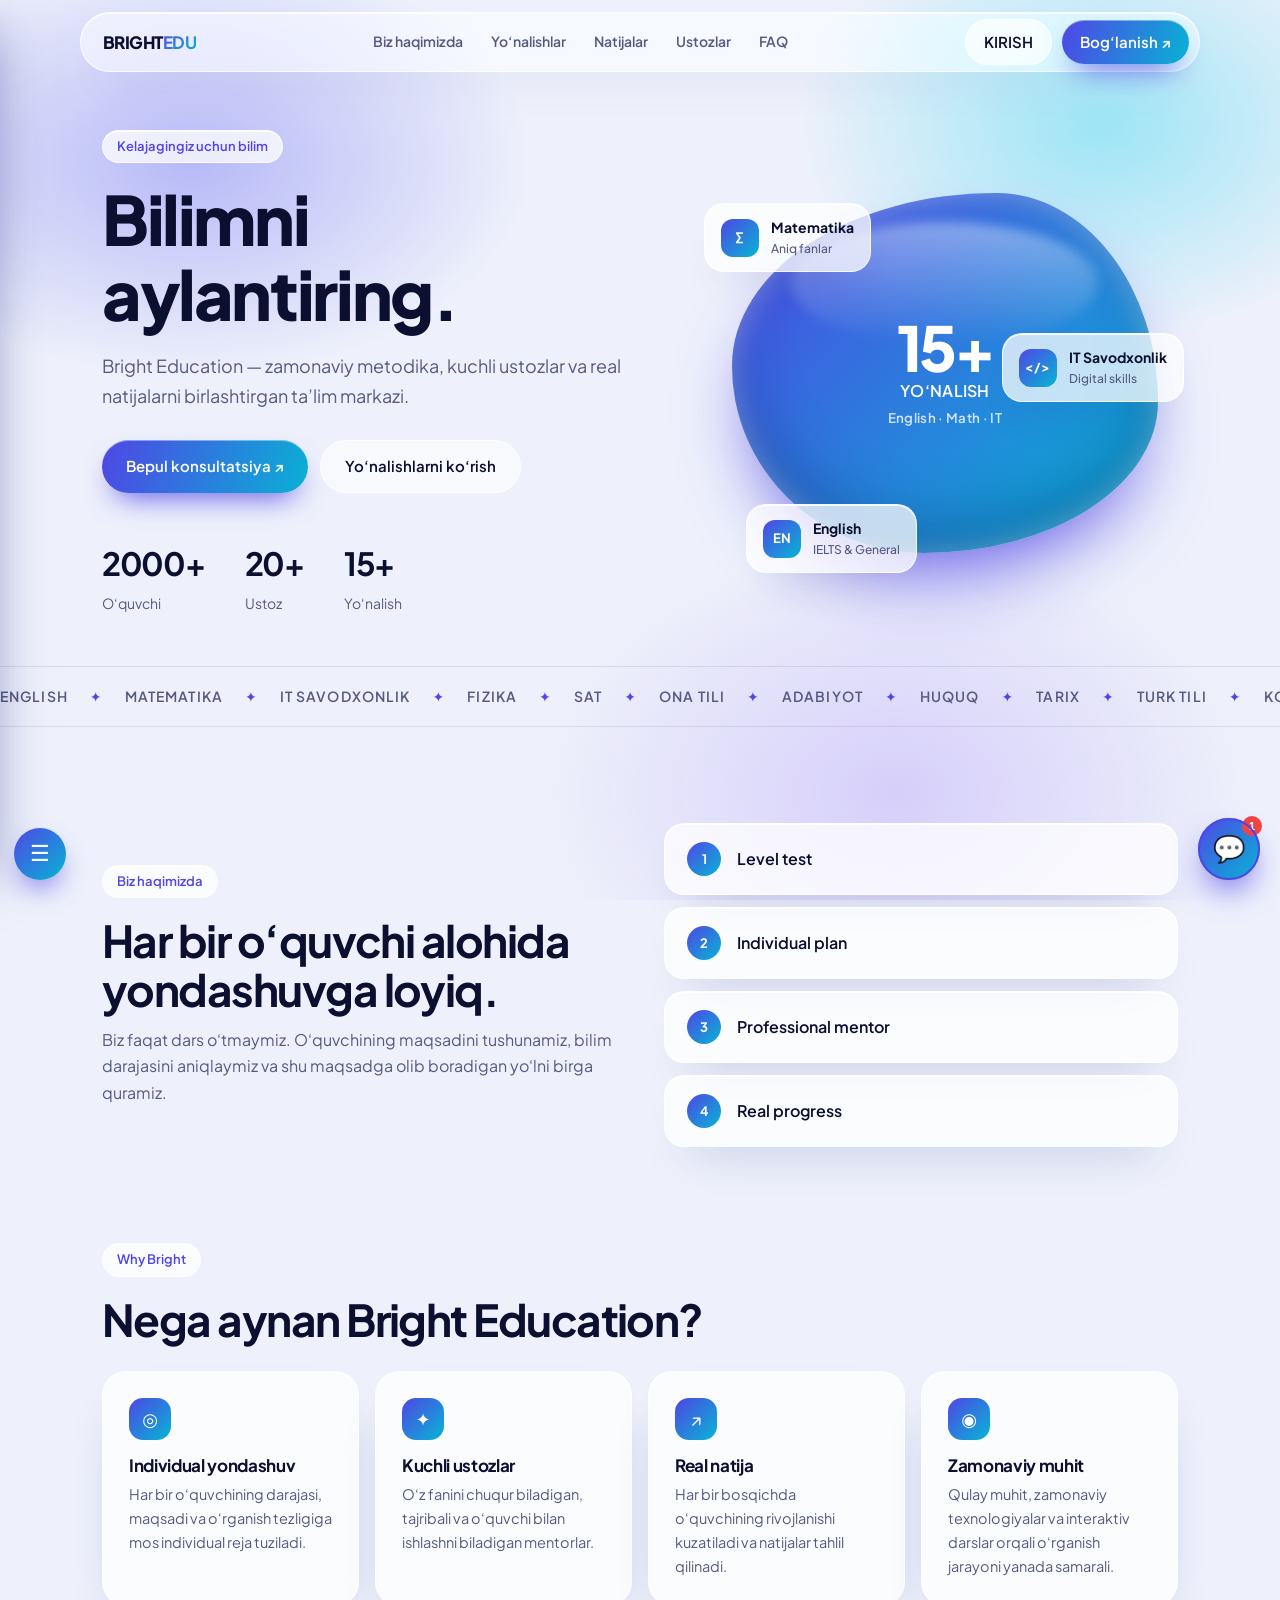
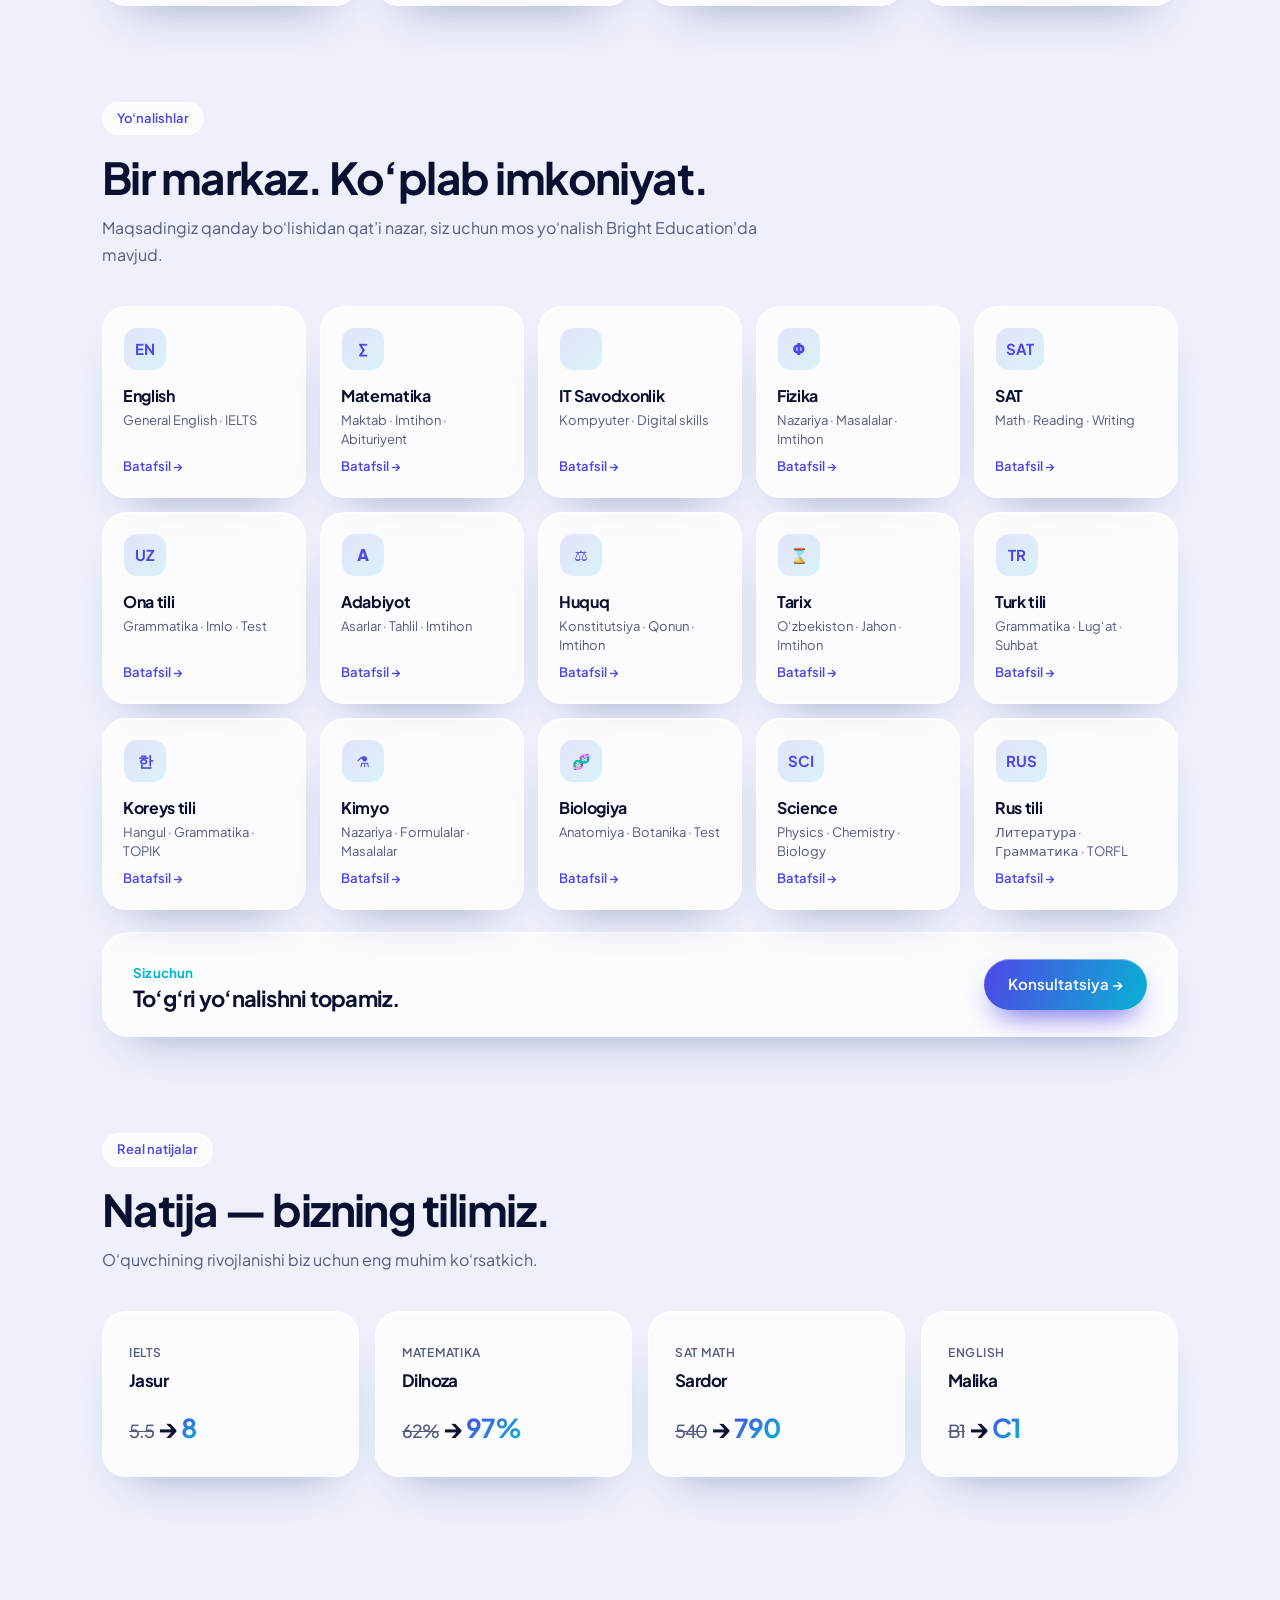
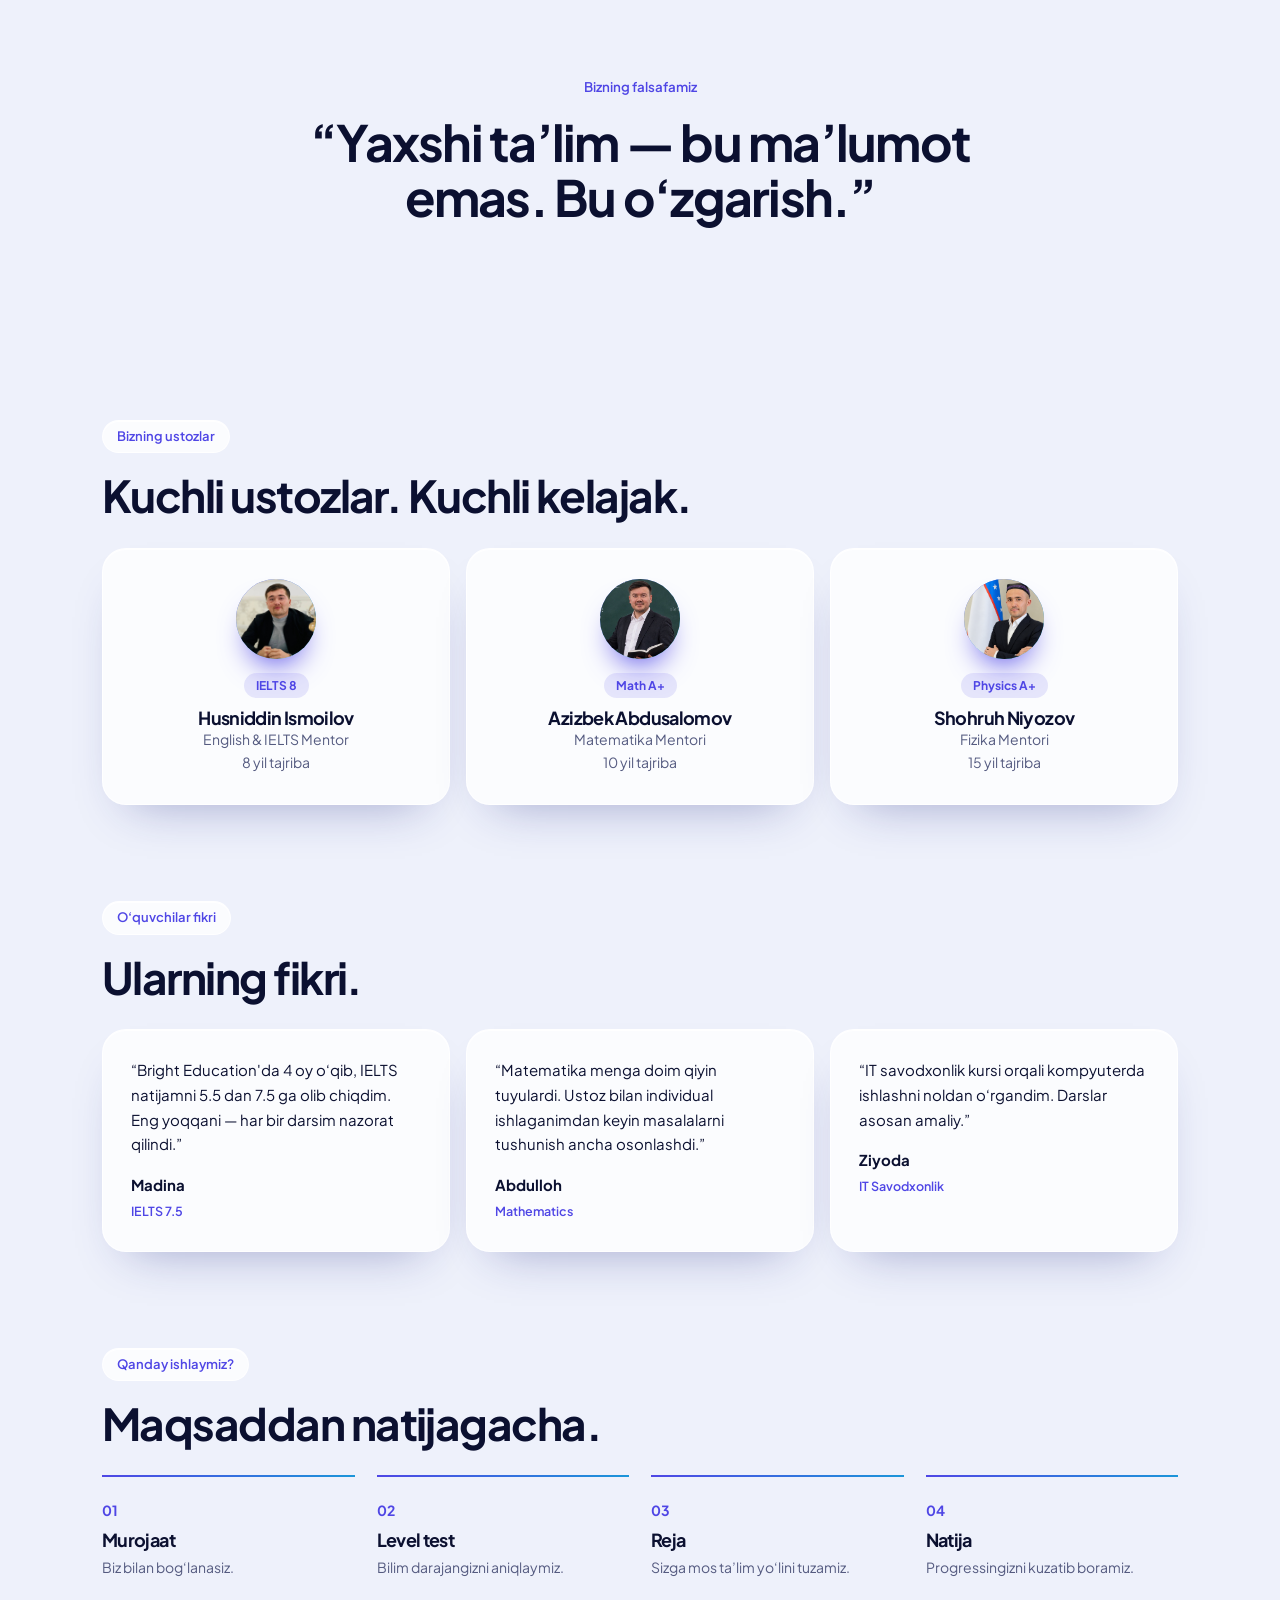
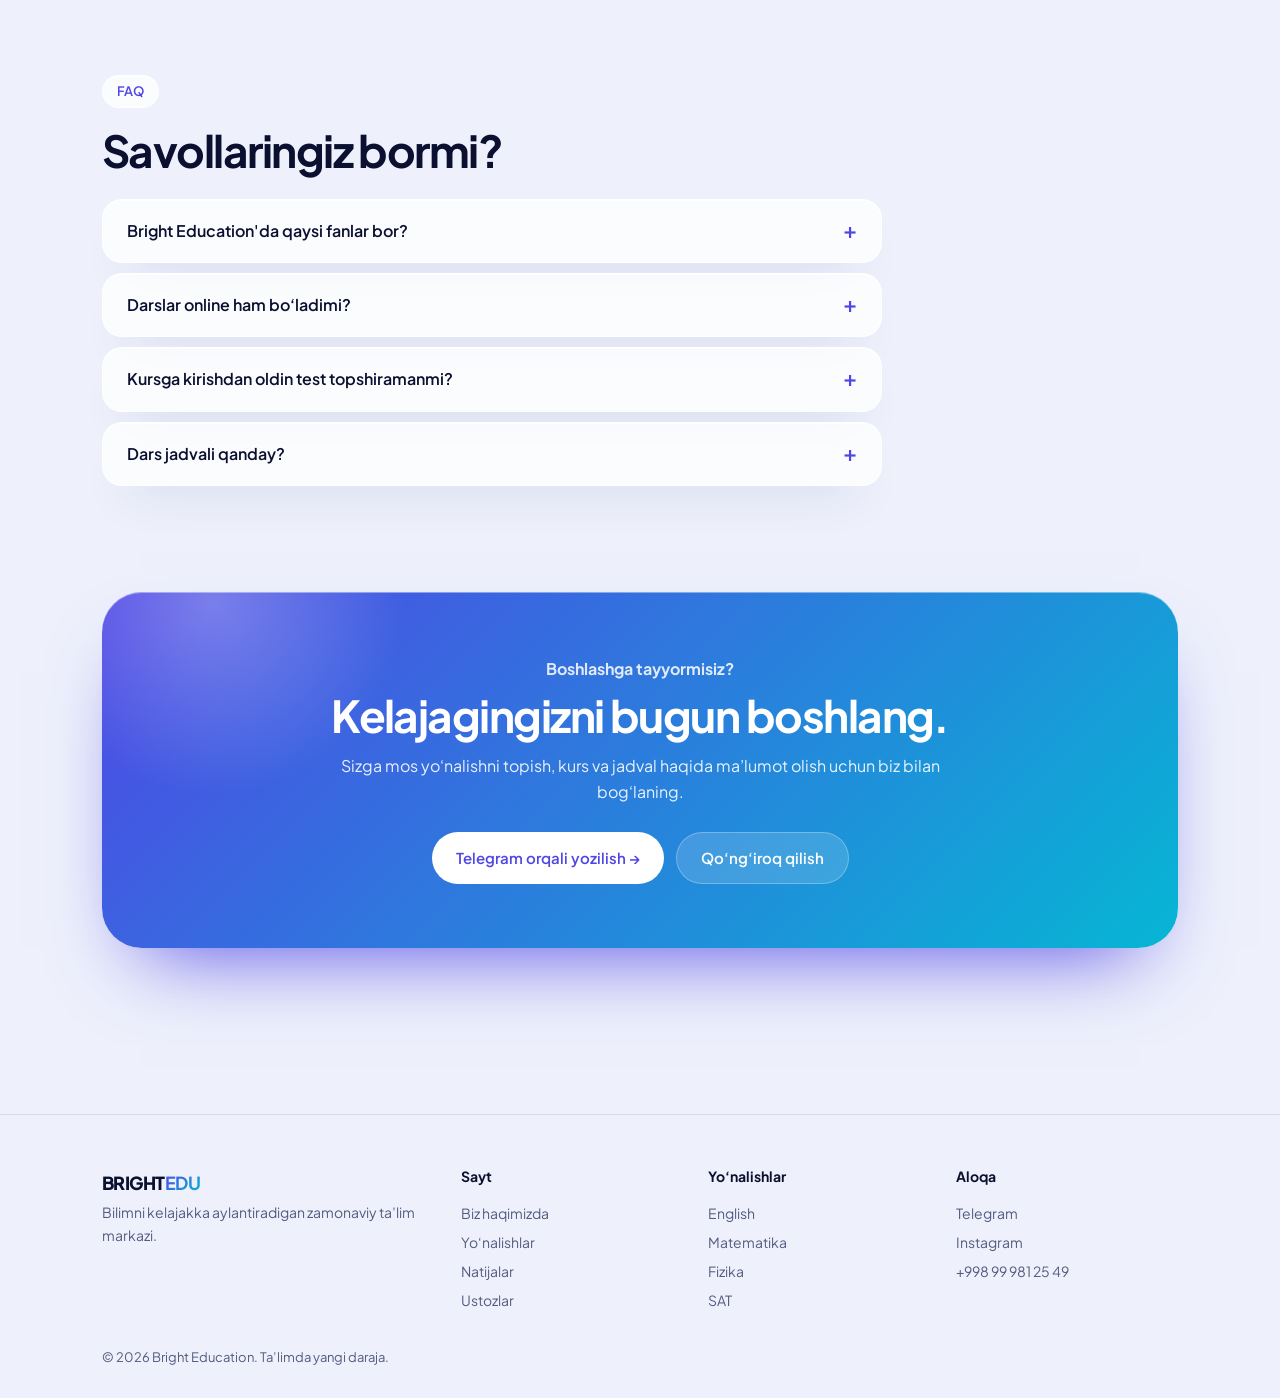
<file: index.html>
<!DOCTYPE html>
<html lang="uz">
<head>
<meta charset="utf-8">
<meta name="viewport" content="width=device-width, initial-scale=1, viewport-fit=cover">
<title>Bright Education — Ta’limda yangi daraja</title>
<meta name="description" content="Bright Education — zamonaviy ta’lim markazi. English, Matematika, IT, Fizika, SAT, Ona tili va Adabiyot.">
<link rel="preconnect" href="https://fonts.googleapis.com">
<link href="https://fonts.googleapis.com/css2?family=Plus+Jakarta+Sans:wght@400;500;600;700;800&display=swap" rel="stylesheet">
<style>
:root{--ink:#0b1030;--ink2:#555b80;--bg:#eef1fb;--glass:rgba(255,255,255,.55);--gb:rgba(255,255,255,.8);--line:rgba(20,30,90,.1);--vio:#4f46e5;--sky:#06b6d4;--g:linear-gradient(135deg,#4f46e5,#06b6d4);--sh:inset 0 1px 0 rgba(255,255,255,.9),0 24px 48px -28px rgba(30,40,130,.42);--e:cubic-bezier(.22,1,.36,1);--paper:var(--bg);--card:var(--glass);box-sizing:border-box;padding-top:env(safe-area-inset-top,0px);padding-bottom:env(safe-area-inset-bottom,0px)}
@media (prefers-color-scheme:dark){:root:not([data-theme=light]){--ink:#eaf0ff;--ink2:#9aa3d0;--bg:#070a1f;--glass:rgba(255,255,255,.06);--gb:rgba(255,255,255,.16);--line:rgba(255,255,255,.1);--sh:inset 0 1px 0 rgba(255,255,255,.14),0 24px 48px -28px #000}}
*{box-sizing:border-box;margin:0}html{scroll-behavior:smooth;scroll-padding-top:90px}
body{font-family:"Plus Jakarta Sans",system-ui,sans-serif;background:var(--bg);color:var(--ink);line-height:1.65;overflow-x:hidden;-webkit-font-smoothing:antialiased}
body::before{content:"";position:fixed;inset:-20%;z-index:-1;background:radial-gradient(38% 34% at 15% 18%,#6366f166,transparent 70%),radial-gradient(34% 34% at 86% 14%,#22d3ee66,transparent 70%),radial-gradient(40% 40% at 70% 88%,#a78bfa55,transparent 70%);filter:blur(36px);animation:dr 26s ease-in-out infinite alternate}
@keyframes dr{to{transform:translate3d(-4%,3%,0) scale(1.08)}}
h1,h2,h3{font-weight:700;letter-spacing:-.035em;line-height:1.1}a{color:inherit;text-decoration:none}
.w{max-width:1120px;margin:auto;padding:0 22px}section{padding:96px 0}
h2{font-size:clamp(28px,4vw,44px);margin-bottom:14px}.sub{color:var(--ink2);max-width:58ch;margin-bottom:38px}
.c,.d,.st,.r,.t,.rv blockquote,details,.fl,.tag,.help{background:var(--glass);border:1px solid var(--gb);box-shadow:var(--sh);backdrop-filter:blur(22px) saturate(1.7);-webkit-backdrop-filter:blur(22px) saturate(1.7)}
.btn{display:inline-flex;align-items:center;gap:8px;padding:13px 24px;border-radius:999px;font:inherit;font-weight:600;font-size:15px;border:0;cursor:pointer;transition:transform .5s var(--e),box-shadow .5s var(--e)}
.btn:hover{transform:translateY(-2px)}.p{background:var(--g);color:#fff;box-shadow:inset 0 1px 0 #fff6,0 14px 30px -12px #4f46e5}.o{background:var(--glass);border:1px solid var(--gb);color:var(--ink);backdrop-filter:blur(20px)}
:focus-visible{outline:2px solid var(--sky);outline-offset:3px}
header{position:sticky;top:12px;z-index:20;padding:0 14px}.nav{max-width:1120px;margin:auto;display:flex;align-items:center;justify-content:space-between;height:60px;padding:0 10px 0 22px;border-radius:999px;background:var(--glass);border:1px solid var(--gb);box-shadow:var(--sh);backdrop-filter:blur(24px) saturate(1.8);-webkit-backdrop-filter:blur(24px) saturate(1.8)}
.logo{font-weight:800;font-size:17px;letter-spacing:-.03em}.logo b{background:var(--g);-webkit-background-clip:text;background-clip:text;color:transparent}
nav{display:flex;gap:28px;font-weight:600;font-size:14px;color:var(--ink2)}nav a{transition:color .3s}nav a:hover{color:var(--ink)}
.burger{display:none;background:none;border:0;font-size:24px;color:var(--ink);cursor:pointer}
.tag{display:inline-block;padding:5px 14px;border-radius:999px;font-weight:600;font-size:13px;color:var(--vio);margin-bottom:18px}
.hero{padding:70px 0 50px}.hg{display:grid;grid-template-columns:1.1fr .9fr;gap:40px;align-items:center}
.hero h1{font-size:clamp(38px,6.2vw,68px);margin-bottom:20px;font-weight:800}.hero h1 span{background:var(--g);-webkit-background-clip:text;background-clip:text;color:transparent}
.hero p.l{font-size:18px;color:var(--ink2);max-width:50ch;margin-bottom:30px}.cta{display:flex;gap:12px;flex-wrap:wrap}
.stats{display:flex;gap:40px;margin-top:44px}.stats b{font-size:32px;font-weight:700;letter-spacing:-.04em;display:block}.stats span{color:var(--ink2);font-size:14px}
.vis{position:relative;height:420px}
.vis .big{position:absolute;inset:30px 20px;background:var(--g);display:grid;place-items:center;color:#fff;text-align:center;border-radius:62% 38% 55% 45%/48% 58% 42% 52%;animation:mo 14s ease-in-out infinite;box-shadow:inset 0 2px 30px #fff5,inset 0 -30px 60px #0a1a6055,0 40px 80px -30px #4f46e5}
.vis .big::after{content:"";position:absolute;inset:8% 14% auto 14%;height:34%;border-radius:50%;background:linear-gradient(#fff6,transparent);filter:blur(6px)}
@keyframes mo{50%{border-radius:42% 58% 40% 60%/58% 42% 58% 42%;transform:rotate(4deg)}}
.vis .big b{font-size:62px;font-weight:800;letter-spacing:-.05em;display:block;line-height:1}.vis .big div{position:relative;z-index:1;font-weight:600;letter-spacing:.02em}
.fl{position:absolute;border-radius:20px;padding:12px 16px;font-weight:700;font-size:14px;display:flex;gap:12px;align-items:center;animation:fl 9s ease-in-out infinite}
.fl i{font-style:normal;width:38px;height:38px;border-radius:12px;background:var(--g);display:grid;place-items:center;color:#fff;font-size:13px;font-weight:700}.fl small{display:block;font-weight:500;color:var(--ink2);font-size:12px}
.f1{left:-8px;top:40px}.f2{right:-6px;top:170px;animation-delay:-3s}.f3{left:34px;bottom:10px;animation-delay:-6s}@keyframes fl{50%{transform:translateY(-8px)}}
.mq{overflow:hidden;border-block:1px solid var(--line);color:var(--ink2);padding:18px 0;white-space:nowrap;font-weight:600;font-size:14px;letter-spacing:.08em}.mq div{display:inline-block;animation:mq 50s linear infinite}.mq span{margin:0 22px;color:var(--vio)}@keyframes mq{to{transform:translateX(-50%)}}
.ab{display:grid;grid-template-columns:1fr 1fr;gap:48px;align-items:center}.steps{display:grid;gap:12px}
.st{border-radius:20px;padding:18px 22px;display:flex;gap:16px;align-items:center;font-weight:600}.st b{width:34px;height:34px;border-radius:50%;background:var(--g);color:#fff;display:grid;place-items:center;font-size:13px}
.cards4{display:grid;grid-template-columns:repeat(4,1fr);gap:16px}
.c,.d,.r,.t,.rv blockquote{border-radius:24px;transition:transform .6s var(--e),border-color .4s,box-shadow .6s var(--e)}
.c{padding:26px}.c:hover,.d:hover,.r:hover,.t:hover{transform:translateY(-5px);border-color:#4f46e566}.c i{font-style:normal;display:grid;place-items:center;width:42px;height:42px;border-radius:14px;background:var(--g);color:#fff;font-size:18px}.c h3{font-size:17px;margin:16px 0 8px;letter-spacing:-.02em}.c p{color:var(--ink2);font-size:14.5px}
.dir{display:grid;grid-template-columns:repeat(5,1fr);gap:14px}.d{padding:20px;display:flex;flex-direction:column;gap:6px;min-height:176px;cursor:pointer;text-align:left;font:inherit;color:inherit}
.d b{display:grid;place-items:center;min-width:44px;height:44px;width:max-content;padding:0 10px;border-radius:14px;background:linear-gradient(135deg,#4f46e522,#06b6d422);border:1px solid var(--gb);font-size:15px;font-weight:700;color:var(--vio);margin-bottom:10px}
.d h3{font-size:16px;letter-spacing:-.02em}.d p{color:var(--ink2);font-size:13px;line-height:1.5}.d em{font-style:normal;margin-top:auto;font-weight:600;font-size:13px;color:var(--vio)}
.help{margin-top:22px;border-radius:26px;padding:26px 30px;display:flex;justify-content:space-between;align-items:center;gap:16px;flex-wrap:wrap}.help h3{font-size:22px}
.res{display:grid;grid-template-columns:repeat(4,1fr);gap:16px}.r{padding:26px}.r small{color:var(--ink2);font-weight:600;font-size:12px;letter-spacing:.06em}.r h3{margin:6px 0 18px;font-size:17px}.r div{font-size:26px;font-weight:700;letter-spacing:-.04em}.r div s{color:var(--ink2);font-size:18px;font-weight:500}.r div b{background:var(--g);-webkit-background-clip:text;background-clip:text;color:transparent}
.q{text-align:center;padding:100px 0}.q h2{max-width:20ch;margin:14px auto 0;font-size:clamp(28px,4.6vw,50px)}.q small{color:var(--vio);font-weight:600}
.tch{display:grid;grid-template-columns:repeat(3,1fr);gap:16px}.t{padding:30px;text-align:center}
.av{width:96px;height:96px;border-radius:50%;margin:0 auto 16px;background:var(--g);display:grid;place-items:center;color:#fff;font-size:26px;font-weight:700;box-shadow:inset 0 2px 12px #fff5,0 18px 30px -14px #4f46e5}
.t span.b{display:inline-block;background:#4f46e51f;color:var(--vio);padding:3px 12px;border-radius:99px;font-weight:700;font-size:12px;margin-bottom:10px}.t p{color:var(--ink2);font-size:14px}
.rv{display:grid;grid-template-columns:repeat(3,1fr);gap:16px}.rv blockquote{padding:28px;font-size:15px}.rv b{display:block;margin-top:16px}.rv small{color:var(--vio);font-weight:600}
.pr{display:grid;grid-template-columns:repeat(4,1fr);gap:22px}.pr div{padding-top:20px;border-top:2px solid transparent;border-image:var(--g) 1}.pr b{color:var(--vio);font-size:14px}.pr h3{font-size:18px;margin:6px 0}.pr p{color:var(--ink2);font-size:14px}
details{border-radius:20px;padding:18px 24px;margin-bottom:10px;max-width:780px}summary{cursor:pointer;font-weight:600;list-style:none;display:flex;justify-content:space-between}summary::after{content:"+";color:var(--vio);font-size:22px;line-height:1}details[open] summary::after{content:"–"}details p{margin-top:10px;color:var(--ink2)}
.fin{position:relative;overflow:hidden;background:var(--g);color:#fff;border-radius:40px;padding:64px 30px;text-align:center;box-shadow:inset 0 1px 0 #fff6,0 40px 80px -40px #4f46e5}
.fin::before{content:"";position:absolute;width:420px;height:420px;border-radius:50%;background:radial-gradient(#fff4,transparent 65%);top:-200px;left:-100px}.fin>*{position:relative}.fin p{max-width:50ch;margin:12px auto 26px;opacity:.9}.fin .btn.o{background:#ffffff26;color:#fff;border-color:#fff4}.fin .btn.p{background:#fff;color:var(--vio);box-shadow:none}
footer{padding:50px 0 30px;border-top:1px solid var(--line);margin-top:70px}.fg{display:grid;grid-template-columns:1.5fr 1fr 1fr 1fr;gap:26px}footer h4{margin-bottom:10px;font-size:14px}footer a{display:block;color:var(--ink2);font-size:14px;padding:3px 0;transition:color .3s}footer a:hover{color:var(--vio)}footer p{color:var(--ink2);font-size:14px;max-width:32ch}.cp{margin-top:32px;color:var(--ink2);font-size:13px}
dialog{border:1px solid var(--gb);border-radius:30px;padding:32px;width:min(440px,92vw);background:var(--bg);color:var(--ink);box-shadow:0 40px 90px -30px #000a;margin:auto}dialog::backdrop{background:#0b103099;backdrop-filter:blur(10px)}dialog[open]{animation:dp .5s var(--e)}@keyframes dp{from{opacity:0;transform:scale(.94) translateY(14px)}}
dialog h3{font-size:24px;margin-bottom:6px}.x{position:absolute;right:20px;top:16px;background:none;border:0;font-size:26px;cursor:pointer;color:var(--ink)}
label{display:block;font-weight:600;font-size:13px;margin:14px 0 5px}input,select{width:100%;padding:13px 16px;border-radius:14px;border:1px solid var(--line);background:var(--glass);color:var(--ink);font:inherit;transition:border-color .3s,box-shadow .3s}input:focus,select:focus{outline:0;border-color:var(--vio);box-shadow:0 0 0 4px #4f46e51f}
.ct{display:block;margin-top:10px;padding:12px 16px;border:1px solid var(--line);border-radius:14px;font-weight:600;font-size:14px}.ok{color:#0a9d6a;font-weight:600;margin-top:12px}
#cb{position:fixed;right:20px;bottom:calc(20px + env(safe-area-inset-bottom,0px));z-index:50;width:62px;height:62px;border-radius:50%;border:0;background:var(--g);color:#fff;font-size:26px;cursor:pointer;box-shadow:inset 0 1px 0 #fff7,0 16px 34px -10px #4f46e5;transition:transform .5s var(--e)}#cb:hover{transform:scale(1.07)}
#cb::after{content:"";position:absolute;inset:0;border-radius:50%;border:2px solid #4f46e5;animation:pu 3s infinite}@keyframes pu{0%{opacity:.6;transform:scale(1)}100%{opacity:0;transform:scale(1.6)}}
#cb .n{position:absolute;top:-2px;right:-2px;width:20px;height:20px;border-radius:50%;background:#ef4444;color:#fff;font-size:11px;font-weight:700;display:grid;place-items:center}
#cw{position:fixed;right:20px;bottom:calc(94px + env(safe-area-inset-bottom,0px));z-index:50;width:min(396px,calc(100vw - 24px));height:min(620px,calc(100dvh - 130px));background:var(--glass);backdrop-filter:blur(30px) saturate(1.8);-webkit-backdrop-filter:blur(30px) saturate(1.8);border-radius:30px;box-shadow:var(--sh),0 40px 90px -30px #000a;border:1px solid var(--gb);display:flex;flex-direction:column;overflow:hidden;transform-origin:bottom right;transition:all .55s var(--e)}
#cw.h{opacity:0;transform:scale(.8) translateY(24px);pointer-events:none}
.ch{padding:16px 18px;display:flex;align-items:center;gap:12px;border-bottom:1px solid var(--line)}.ch .a{width:42px;height:42px;border-radius:50%;background:var(--g);color:#fff;display:grid;place-items:center;font-size:18px;position:relative}.ch .a::after{content:"";position:absolute;right:-1px;bottom:-1px;width:11px;height:11px;border-radius:50%;background:#22c55e;border:2px solid var(--bg)}.ch b{display:block;font-size:15px;font-weight:700}.ch small{color:var(--ink2);font-size:12px}.ch button{margin-left:auto;background:var(--glass);border:1px solid var(--line);color:var(--ink);width:32px;height:32px;border-radius:50%;cursor:pointer;font-size:18px}
#ms{flex:1;overflow-y:auto;padding:16px;display:flex;flex-direction:column;gap:10px;scroll-behavior:smooth}
.m{max-width:86%;padding:11px 15px;border-radius:20px;font-size:14.5px;animation:in .5s var(--e)}.m a{color:var(--vio);font-weight:700;text-decoration:underline}@keyframes in{from{opacity:0;transform:translateY(10px) scale(.97);filter:blur(4px)}}
.m.b{background:var(--glass);border:1px solid var(--gb);border-bottom-left-radius:6px;align-self:flex-start}.m.u{background:var(--g);color:#fff;border-bottom-right-radius:6px;align-self:flex-end;box-shadow:inset 0 1px 0 #fff5}
.ty{display:flex;gap:4px;padding:14px 16px}.ty i{width:7px;height:7px;border-radius:50%;background:var(--vio);animation:bn 1.1s infinite}.ty i:nth-child(2){animation-delay:.15s}.ty i:nth-child(3){animation-delay:.3s}@keyframes bn{50%{transform:translateY(-5px);opacity:.4}}
.qk{display:flex;gap:8px;flex-wrap:wrap;padding:4px 0}.qk button{border:1px solid #4f46e544;background:var(--glass);color:var(--vio);padding:8px 14px;border-radius:99px;font:inherit;font-size:13px;font-weight:600;cursor:pointer;transition:all .4s var(--e)}.qk button:hover{background:var(--vio);color:#fff;transform:translateY(-1px)}
.cf{display:flex;gap:8px;padding:12px;border-top:1px solid var(--line)}.cf input{border-radius:99px;padding:12px 18px}.cf button{width:46px;border-radius:50%;border:0;background:var(--g);color:#fff;font-size:16px;cursor:pointer;flex:none;transition:transform .4s var(--e)}.cf button:hover{transform:scale(1.08)}
@media(max-width:900px){.hg,.ab{grid-template-columns:1fr}.cards4,.res,.pr{grid-template-columns:1fr 1fr}.dir{grid-template-columns:repeat(2,1fr)}.tch,.rv{grid-template-columns:1fr}.fg{grid-template-columns:1fr 1fr}nav{display:none;position:absolute;top:70px;left:14px;right:14px;background:var(--bg);border:1px solid var(--gb);border-radius:24px;flex-direction:column;padding:18px 22px;gap:14px}nav.on{display:flex}.burger{display:block}.vis{height:340px}section{padding:64px 0}}
@media(prefers-reduced-motion:reduce){*,::before,::after{animation:none!important;transition:none!important;scroll-behavior:auto!important}}
.hero .tag,.hero h1,.hero .l,.hero .cta,.stats,.vis{animation:up 1.1s var(--e) both}.hero h1{animation-delay:.08s}.hero .l{animation-delay:.16s}.hero .cta{animation-delay:.24s}.stats{animation-delay:.32s}.vis{animation-delay:.2s}@keyframes up{from{opacity:0;transform:translateY(22px);filter:blur(10px)}}
/* ---- motion layer ---- */
#pg{position:fixed;top:0;left:0;right:0;height:3px;background:var(--g);transform-origin:0 50%;transform:scaleX(0);z-index:60}
#gl{position:fixed;left:0;top:0;width:520px;height:520px;border-radius:50%;background:radial-gradient(#4f46e526,transparent 65%);pointer-events:none;z-index:-1;will-change:transform}
.nav{transition:height .6s var(--e),box-shadow .6s var(--e),background .6s}header.s .nav{height:52px;box-shadow:var(--sh),0 16px 40px -20px rgba(30,40,130,.45)}
.hero h1{animation:none}.wd{display:inline-block;font-style:normal;opacity:0;transform:translateY(.55em) rotate(3deg);filter:blur(10px);animation:wd 1.2s var(--e) forwards;animation-delay:calc(var(--i)*.1s + .1s)}@keyframes wd{to{opacity:1;transform:none;filter:none}}
.hero h1 span{background-size:220% 100%;animation:sh 9s ease-in-out infinite alternate}@keyframes sh{to{background-position:100% 0}}
.hero .vis .big{translate:calc(var(--px,0)*-26px) calc(var(--py,0)*-20px);transition:translate 1s var(--e)}
.fl{transition:translate 1s var(--e)}.f1{translate:calc(var(--px,0)*38px) calc(var(--py,0)*28px)}.f2{translate:calc(var(--px,0)*-44px) calc(var(--py,0)*22px)}.f3{translate:calc(var(--px,0)*30px) calc(var(--py,0)*-34px)}
.rev{opacity:0;transform:translateY(40px) scale(.97);filter:blur(10px);transition:opacity 1.1s var(--e),transform 1.1s var(--e),filter 1.1s var(--e)!important;transition-delay:var(--d,0s)!important}
.rev.in{opacity:1;transform:none;filter:none}
.tilt{position:relative;will-change:transform}.tilt:hover{transform:perspective(900px) rotateX(var(--rx,0deg)) rotateY(var(--ry,0deg)) translateY(-6px);transition:transform .35s var(--e),border-color .4s,box-shadow .6s}
.tilt::before{content:"";position:absolute;inset:0;border-radius:inherit;background:radial-gradient(240px circle at var(--mx,50%) var(--my,0%),rgba(255,255,255,.6),transparent 62%);opacity:0;transition:opacity .5s;pointer-events:none;mix-blend-mode:soft-light}.tilt:hover::before{opacity:1}
.btn{transition:transform .5s var(--e),translate .45s var(--e),box-shadow .5s var(--e)}.btn.p{position:relative;overflow:hidden}
.btn.p::after{content:"";position:absolute;inset:0;background:linear-gradient(100deg,transparent 30%,#fff7 50%,transparent 70%);transform:translateX(-130%);transition:transform 1s var(--e)}.btn.p:hover::after{transform:translateX(130%)}
.mq:hover div{animation-play-state:paused}
details{interpolate-size:allow-keywords}details::details-content{height:0;overflow:clip;transition:height .6s var(--e),content-visibility .6s allow-discrete}details[open]::details-content{height:auto}
summary::after{transition:transform .5s var(--e)}details[open] summary::after{transform:rotate(180deg)}
#cb{animation:pop 1s var(--e) 1.2s backwards}@keyframes pop{from{transform:scale(0) rotate(-120deg);opacity:0}}
#tz{position:fixed;right:92px;bottom:calc(30px + env(safe-area-inset-bottom,0px));z-index:49;background:var(--bg);border:1px solid var(--gb);box-shadow:var(--sh),0 20px 40px -20px #000a;border-radius:18px 18px 4px 18px;padding:12px 16px;font-size:14px;cursor:pointer;animation:tz 1s var(--e) both}#tz b{color:var(--vio)}@keyframes tz{from{opacity:0;transform:translateX(20px) scale(.9);filter:blur(6px)}}
@media(max-width:520px){#tz{display:none}}
@media(prefers-reduced-motion:reduce){.wd,.rev{opacity:1!important;transform:none!important;filter:none!important}#pg,#gl{display:none}}
/* ---- hovers, contact, chat ui ---- */
.btn{transition:transform .5s var(--e),translate .45s var(--e),box-shadow .6s var(--e),background-size .7s var(--e),background-position .7s var(--e),color .4s,border-color .4s}
.btn.p{background-image:linear-gradient(110deg,#4f46e5,#06b6d4 50%,#4f46e5);background-size:220% 100%;background-position:0 0}
.btn.p:hover{background-position:100% 0;box-shadow:inset 0 1px 0 #fff6,0 22px 44px -14px #4f46e5}
.btn.o{background-color:var(--glass);background-image:var(--g);background-repeat:no-repeat;background-size:100% 0;background-position:bottom center}
.btn.o:hover{background-size:100% 100%;color:#fff;border-color:transparent}
.fin .btn.o:hover{background:#fff;color:var(--vio)}.fin .btn.p:hover{box-shadow:0 20px 44px -14px #0b1030aa}
.ar{display:inline-block;transition:transform .55s var(--e)}.btn:hover .ar,.d:hover .ar{transform:translate(5px,-2px)}
.btn:active,.qk button:active,.cf button:active{transform:scale(.96)}
nav a{position:relative}nav a::after{content:"";position:absolute;left:0;right:0;bottom:-5px;height:2px;border-radius:2px;background:var(--g);transform:scaleX(0);transform-origin:right;transition:transform .55s var(--e)}nav a:hover::after{transform:scaleX(1);transform-origin:left}
.d b,.c i{transition:transform .6s var(--e),background .5s,color .4s,border-color .4s}.d:hover b{background:var(--g);color:#fff;border-color:transparent;transform:rotate(-6deg) scale(1.08)}.c:hover i{transform:rotate(-8deg) scale(1.1)}
footer .fg a:not(.logo){transition:color .3s,transform .5s var(--e)}footer .fg a:not(.logo):hover{transform:translateX(5px)}
.burger,.x{transition:transform .5s var(--e)}.x:hover{transform:rotate(90deg)}
.ct{display:flex;align-items:center;gap:14px;margin-top:12px;padding:14px 16px;border-radius:18px;background:var(--glass);transition:transform .5s var(--e),border-color .4s,box-shadow .6s var(--e),background .5s}
.ct i{width:42px;height:42px;border-radius:14px;background:var(--g);display:grid;place-items:center;flex:none;transition:transform .6s var(--e)}.ct i svg{width:20px;height:20px;fill:none;stroke:#fff;stroke-width:1.8;stroke-linecap:round;stroke-linejoin:round}
.ct small{display:block;color:var(--ink2);font-weight:500;font-size:12px}.ct b{font-weight:700;font-size:16px;letter-spacing:-.01em}.ct .go{margin-left:auto;color:var(--vio);transition:transform .55s var(--e)}
.ct:hover{transform:translateY(-3px);border-color:#4f46e566;box-shadow:0 18px 36px -20px #4f46e5;background:var(--gb)}.ct:hover i{transform:rotate(-8deg) scale(1.08)}.ct:hover .go{transform:translateX(6px)}
.ch .a{animation:ring 3s ease-in-out infinite}@keyframes ring{0%,100%{box-shadow:0 0 0 3px #4f46e522}50%{box-shadow:0 0 0 8px #4f46e500}}
.ch small::before{content:"";display:inline-block;width:7px;height:7px;border-radius:50%;background:#22c55e;margin-right:6px;animation:bl 2s infinite}@keyframes bl{50%{opacity:.3}}
.ch button{transition:transform .5s var(--e),background .4s}.ch button:hover{background:var(--gb);transform:rotate(90deg)}.ch #cr{margin-left:auto}.ch #cr:hover{transform:rotate(-180deg)}.ch #cc{margin-left:6px}
#ms{background:radial-gradient(60% 40% at 100% 0,#4f46e514,transparent),radial-gradient(50% 40% at 0 100%,#06b6d414,transparent)}
.tm{display:block;font-size:10.5px;opacity:.6;margin-top:3px;text-align:right}
.m.wc{align-self:stretch;max-width:100%;text-align:center;background:var(--glass);border:1px solid var(--gb);border-radius:24px;padding:22px 18px 16px;box-shadow:var(--sh)}.m.wc b{font-size:17px;display:block}.m.wc p{color:var(--ink2);font-size:13.5px;margin-top:4px}
.wa{width:54px;height:54px;margin:0 auto 12px;border-radius:50%;background:var(--g);color:#fff;display:grid;place-items:center;font-size:22px;box-shadow:0 14px 28px -10px #4f46e5;animation:fl 6s ease-in-out infinite}
.qk.tiles{display:grid;grid-template-columns:1fr 1fr;gap:10px}.qk.tiles button{display:flex;align-items:center;gap:10px;padding:12px 14px;border-radius:18px;border:1px solid var(--gb);background:var(--glass);color:var(--ink);font-weight:600;font-size:14px;text-align:left;box-shadow:var(--sh)}
.qk.tiles button i{font-style:normal;width:34px;height:34px;border-radius:11px;background:linear-gradient(135deg,#4f46e522,#06b6d422);display:grid;place-items:center;transition:transform .5s var(--e)}
.qk.tiles button:hover{background:var(--glass);color:var(--ink);transform:translateY(-3px);border-color:#4f46e566;box-shadow:0 16px 30px -18px #4f46e5}.qk.tiles button:hover i{transform:scale(1.15) rotate(-6deg)}
.cf button{opacity:.5;transform:scale(.92);transition:all .5s var(--e)}.cf.has button{opacity:1;transform:none}.cf.has button:hover{transform:scale(1.1) rotate(-8deg)}
@media(max-width:520px){#cw{left:12px;right:12px;width:auto;bottom:calc(88px + env(safe-area-inset-bottom,0px));height:calc(100dvh - 120px)}}
/* ---- smooth pass: lighter rendering, softer easing ---- */
:root{--e:cubic-bezier(.25,.8,.25,1);--g2:rgba(255,255,255,.74)}
@media (prefers-color-scheme:dark){:root:not([data-theme=light]){--g2:rgba(255,255,255,.07)}}
body::before{inset:0;filter:none;animation:none}
.c,.d,.st,.r,.t,.rv blockquote,details,.fl,.tag,.help{background:var(--g2);backdrop-filter:none;-webkit-backdrop-filter:none}
#cw{background:color-mix(in srgb,var(--bg) 95%,transparent);backdrop-filter:none;-webkit-backdrop-filter:none}
.hero h1 span{animation:none}
@keyframes mo{50%{transform:rotate(5deg) scale(1.03)}}
@keyframes up{from{opacity:0;transform:translateY(22px)}}
@keyframes in{from{opacity:0;transform:translateY(10px) scale(.97)}}
@keyframes tz{from{opacity:0;transform:translateX(20px) scale(.9)}}
.wd{filter:none}.rev{filter:none;transform:translateY(32px)}.rev.in{filter:none}
.vis .big{border-radius:62% 38% 55% 45%/48% 58% 42% 52%}
.tilt{will-change:auto}.tilt:hover{will-change:transform;transition:transform .6s var(--e),border-color .5s,box-shadow .7s var(--e)}
.tilt::before{mix-blend-mode:normal;background:radial-gradient(240px circle at var(--mx,50%) var(--my,0%),rgba(255,255,255,.26),transparent 62%)}
.c,.d,.r,.t,.rv blockquote,.st{transition:transform .7s var(--e),border-color .5s,box-shadow .7s var(--e)}
.av {
  width: 80px;          /* Avatarning kengligi */
  height: 80px;         /* Avatarning balandligi */
  border-radius: 50%;   /* Doira shakliga keltirish */
  overflow: hidden;     /* Rasmni doiradan chiqib ketmasligi uchun */
  margin: 0 auto 12px;  /* Markazlashtirish */
  display: flex;
  align-items: center;
  justify-content: center;
}

.av img {
  width: 100%;
  height: 100%;
  object-fit: cover;    /* Rasmning nisbati (proportion) buzilmasdan sig'ishi uchun */
}
</style>
<head>
    <link rel="icon" type="image/png" href="bss.png">
<style>
#fd{max-height:88vh;overflow-y:auto}
#fd .tb2{margin-top:16px;padding-top:14px;border-top:1px solid var(--line)}
#fd .tn{font-weight:700;font-size:15px;margin-bottom:2px}
#fd .nl{color:var(--ink2);font-size:13px;margin-top:6px}
#fd .sl .si{font-style:normal;color:#fff;font-size:18px;font-weight:700}
#fd .fc{width:100%;margin-top:20px}
</style>
</head>
</head>
<body>
<header><div class="w nav">
<a class="logo" href="#">BRIGHT<b>EDU</b></a>
<nav id="nv"><a href="#about">Biz haqimizda</a><a href="#directions">Yo‘nalishlar</a><a href="#results">Natijalar</a><a href="#teachers">Ustozlar</a><a href="#faq">FAQ</a></nav>
<div style="display:flex;gap:10px;align-items:center"><a class="btn o" id="authBtn" href="auth.html" style="padding:10px 18px">KIRISH</a><button class="btn p" data-open style="padding:10px 18px">Bog‘lanish ↗</button><button class="burger" id="bg" aria-label="Menyu">☰</button></div>
</div></header>

<main>
<div class="hero"><div class="w hg">
<div><span class="tag">Kelajagingiz uchun bilim</span>
<h1>Bilimni <span>kelajakka</span> aylantiring.</h1>
<p class="l">Bright Education — zamonaviy metodika, kuchli ustozlar va real natijalarni birlashtirgan ta’lim markazi.</p>
<div class="cta"><button class="btn p" data-open>Bepul konsultatsiya ↗</button><a class="btn o" href="#directions">Yo‘nalishlarni ko‘rish</a></div>
<div class="stats"><div><b data-to="2000">0+</b><span>O‘quvchi</span></div><div><b data-to="20">0+</b><span>Ustoz</span></div><div><b data-to="15">0+</b><span>Yo‘nalish</span></div></div></div>
<div class="vis"><div class="big"><div><b>15+</b>YO‘NALISH<br><small style="opacity:.8">English · Math · IT</small></div></div>
<div class="fl f1"><i>∑</i><div>Matematika<small>Aniq fanlar</small></div></div>
<div class="fl f2"><i>&lt;/&gt;</i><div>IT Savodxonlik<small>Digital skills</small></div></div>
<div class="fl f3"><i>EN</i><div>English<small>IELTS &amp; General</small></div></div></div>
</div></div>

<div class="mq" aria-hidden="true"><div id="mq"></div></div>

<section id="about"><div class="w ab">
<div><span class="tag">Biz haqimizda</span><h2>Har bir o‘quvchi alohida yondashuvga loyiq.</h2><p class="sub" style="margin:0">Biz faqat dars o‘tmaymiz. O‘quvchining maqsadini tushunamiz, bilim darajasini aniqlaymiz va shu maqsadga olib boradigan yo‘lni birga quramiz.</p></div>
<div class="steps"><div class="st"><b>1</b>Level test</div><div class="st"><b>2</b>Individual plan</div><div class="st"><b>3</b>Professional mentor</div><div class="st"><b>4</b>Real progress</div></div>
</div></section>

<section style="padding-top:0"><div class="w"><span class="tag">Why Bright</span><h2>Nega aynan Bright Education?</h2><div class="cards4" style="margin-top:28px">
<a class="c" href="#about"><i>◎</i><h3>Individual yondashuv</h3><p>Har bir o‘quvchining darajasi, maqsadi va o‘rganish tezligiga mos individual reja tuziladi.</p></a>
<a class="c" href="#teachers"><i>✦</i><h3>Kuchli ustozlar</h3><p>O‘z fanini chuqur biladigan, tajribali va o‘quvchi bilan ishlashni biladigan mentorlar.</p></a>
<a class="c" href="#results"><i>↗</i><h3>Real natija</h3><p>Har bir bosqichda o‘quvchining rivojlanishi kuzatiladi va natijalar tahlil qilinadi.</p></a>
<a class="c" href="#directions"><i>◉</i><h3>Zamonaviy muhit</h3><p>Qulay muhit, zamonaviy texnologiyalar va interaktiv darslar orqali o‘rganish jarayoni yanada samarali.</p></a>
</div></div></section>

<section id="directions" style="padding-top:0"><div class="w"><span class="tag">Yo‘nalishlar</span><h2>Bir markaz. Ko‘plab imkoniyat.</h2><p class="sub">Maqsadingiz qanday bo‘lishidan qat’i nazar, siz uchun mos yo‘nalish Bright Education'da mavjud.</p>
<div class="dir" id="dir"></div>
<div class="help"><div><small style="color:var(--sky);font-weight:700">Siz uchun</small><h3>To‘g‘ri yo‘nalishni topamiz.</h3></div><button class="btn p" data-open>Konsultatsiya →</button></div></div></section>

<section id="results" style="padding-top:0"><div class="w"><span class="tag">Real natijalar</span><h2>Natija — bizning tilimiz.</h2><p class="sub">O‘quvchining rivojlanishi biz uchun eng muhim ko‘rsatkich.</p>
<div class="res">
<div class="r"><small>IELTS</small><h3>Jasur</h3><div><s>5.5</s> → <b>8</b></div></div>
<div class="r"><small>MATEMATIKA</small><h3>Dilnoza</h3><div><s>62%</s> → <b>97%</b></div></div>
<div class="r"><small>SAT MATH</small><h3>Sardor</h3><div><s>540</s> → <b>790</b></div></div>
<div class="r"><small>ENGLISH</small><h3>Malika</h3><div><s>B1</s> → <b>C1</b></div></div>
</div></div></section>

<div class="q"><div class="w"><small>Bizning falsafamiz</small><h2>“Yaxshi ta’lim — bu ma’lumot emas. Bu o‘zgarish.”</h2></div></div>

<section id="teachers">
  <div class="w">
    <span class="tag">Bizning ustozlar</span>
    <h2>Kuchli ustozlar. Kuchli kelajak.</h2>
    <div class="tch" style="margin-top:28px">

      <!-- 1-Ustoz -->
      <div class="t">
        <div class="av">
          <img src="husniddin.jpg" alt="Husniddin Ismoilov">
        </div>
        <span class="b">IELTS 8</span>
        <h3 style="font-size:18px">Husniddin Ismoilov</h3>
        <p>English &amp; IELTS Mentor<br>8 yil tajriba</p>
      </div>

      <!-- 2-Ustoz -->
      <div class="t">
        <div class="av">
          <img src="azizbek.jpg" alt="Azizbek Abdusalomov">
        </div>
        <span class="b">Math A+</span>
        <h3 style="font-size:18px">Azizbek Abdusalomov</h3>
        <p>Matematika Mentori<br>10 yil tajriba</p>
      </div>

      <!-- 3-Ustoz -->
      <div class="t">
        <div class="av">
          <img src="physics.png" alt="Shohruh Niyozov">
        </div>
        <span class="b">Physics A+</span>
        <h3 style="font-size:18px">Shohruh Niyozov</h3>
        <p>Fizika Mentori<br>15 yil tajriba</p>
      </div>

    </div>
  </div>
</section>

<section style="padding-top:0"><div class="w"><span class="tag">O‘quvchilar fikri</span><h2>Ularning fikri.</h2><div class="rv" style="margin-top:28px">
<blockquote>“Bright Education'da 4 oy o‘qib, IELTS natijamni 5.5 dan 7.5 ga olib chiqdim. Eng yoqqani — har bir darsim nazorat qilindi.”<b>Madina</b><small>IELTS 7.5</small></blockquote>
<blockquote>“Matematika menga doim qiyin tuyulardi. Ustoz bilan individual ishlaganimdan keyin masalalarni tushunish ancha osonlashdi.”<b>Abdulloh</b><small>Mathematics</small></blockquote>
<blockquote>“IT savodxonlik kursi orqali kompyuterda ishlashni noldan o‘rgandim. Darslar asosan amaliy.”<b>Ziyoda</b><small>IT Savodxonlik</small></blockquote>
</div></div></section>

<section style="padding-top:0"><div class="w"><span class="tag">Qanday ishlaymiz?</span><h2>Maqsaddan natijagacha.</h2><div class="pr" style="margin-top:28px">
<div><b>01</b><h3>Murojaat</h3><p>Biz bilan bog‘lanasiz.</p></div><div><b>02</b><h3>Level test</h3><p>Bilim darajangizni aniqlaymiz.</p></div><div><b>03</b><h3>Reja</h3><p>Sizga mos ta’lim yo‘lini tuzamiz.</p></div><div><b>04</b><h3>Natija</h3><p>Progressingizni kuzatib boramiz.</p></div>
</div></div></section>

<section id="faq" style="padding-top:0"><div class="w"><span class="tag">FAQ</span><h2>Savollaringiz bormi?</h2><div style="margin-top:24px">
<details><summary>Bright Education'da qaysi fanlar bor?</summary><p>Bizda English, Matematika, IT Savodxonlik, Fizika, SAT, Ona tili va Adabiyot yo‘nalishlari mavjud.</p></details>
<details><summary>Darslar online ham bo‘ladimi?</summary><p>Ha. Yo‘nalishga qarab online va offline ta’lim formatlari mavjud.</p></details>
<details><summary>Kursga kirishdan oldin test topshiramanmi?</summary><p>Ha. Bilim darajangizni aniqlash uchun qisqa diagnostik test o‘tkazamiz.</p></details>
<details><summary>Dars jadvali qanday?</summary><p>Guruh va yo‘nalishga qarab jadval individual tarzda belgilanadi.</p></details>
</div></div></section>

<section id="contact" style="padding-top:0"><div class="w"><div class="fin"><span style="font-weight:700;opacity:.85">Boshlashga tayyormisiz?</span><h2 style="margin-top:8px">Kelajagingizni bugun boshlang.</h2><p>Sizga mos yo‘nalishni topish, kurs va jadval haqida ma’lumot olish uchun biz bilan bog‘laning.</p>
<div class="cta" style="justify-content:center"><a class="btn p" href="https://t.me/bright_eduschool" target="_blank" rel="noopener">Telegram orqali yozilish →</a><button class="btn o" data-open>Qo‘ng‘iroq qilish</button></div></div></div></section>
</main>

<footer><div class="w"><div class="fg">
<div><a class="logo" href="#" style="color:var(--ink);font-size:18px">BRIGHT<b>EDU</b></a><p>Bilimni kelajakka aylantiradigan zamonaviy ta’lim markazi.</p></div>
<div><h4>Sayt</h4><a href="#about">Biz haqimizda</a><a href="#directions">Yo‘nalishlar</a><a href="#results">Natijalar</a><a href="#teachers">Ustozlar</a></div>
<div><h4>Yo‘nalishlar</h4><a href="#directions">English</a><a href="#directions">Matematika</a><a href="#directions">Fizika</a><a href="#directions">SAT</a></div>
<div><h4>Aloqa</h4><a href="https://t.me/bright_eduschool" target="_blank" rel="noopener">Telegram</a><a href="https://instagram.com/bright_edu_school" target="_blank" rel="noopener">Instagram</a><a href="tel:+998999812549">+998 99 981 25 49</a></div>
</div><div class="cp">© 2026 Bright Education. Ta’limda yangi daraja.</div></div></footer>

<dialog id="fd"></dialog>
<dialog id="dl"><button class="x" id="dx" aria-label="Yopish">×</button><h3>Biz bilan bog‘laning.</h3><p style="color:var(--ink2);font-size:14px;margin-bottom:8px">Qo‘ng‘iroq qiling yoki Instagram’da yozing.</p><a class="ct" href="tel:+998911245033"><i><svg viewBox="0 0 24 24"><path d="M5 4h4l2 5-2.5 1.5a11 11 0 0 0 5 5L15 13l5 2v4a2 2 0 0 1-2 2A16 16 0 0 1 3 6a2 2 0 0 1 2-2z"/></svg></i><span><small>Telefon</small><b>+998 91 124 50 33</b></span><span class="go">→</span></a><a class="ct" href="tel:+998999812549"><i><svg viewBox="0 0 24 24"><path d="M5 4h4l2 5-2.5 1.5a11 11 0 0 0 5 5L15 13l5 2v4a2 2 0 0 1-2 2A16 16 0 0 1 3 6a2 2 0 0 1 2-2z"/></svg></i><span><small>Telefon</small><b>+998 99 981 25 49</b></span><span class="go">→</span></a><a class="ct" href="https://instagram.com/bright_edu_school" target="_blank" rel="noopener"><i><svg viewBox="0 0 24 24"><rect x="3" y="3" width="18" height="18" rx="5"/><circle cx="12" cy="12" r="4"/><circle cx="17.5" cy="6.5" r=".6"/></svg></i><span><small>Instagram</small><b>@bright_edu_school</b></span><span class="go">→</span></a></dialog>

<button id="cb" aria-label="AI yordamchi"><span id="ci">💬</span><span class="n" id="nb">1</span></button>
<div id="cw" class="h" role="dialog" aria-label="Bright AI yordamchi">
<div class="ch"><div class="a">✦</div><div><b>Bright AI</b><small>Onlayn · Bir zumda javob beradi</small></div><button id="cr" aria-label="Suhbatni yangilash" title="Yangilash">↻</button><button id="cc" aria-label="Yopish">×</button></div>
<div id="ms"></div>
<form class="cf" id="cf"><input id="ci2" placeholder="Savolingizni yozing…" autocomplete="off" aria-label="Xabar"><button aria-label="Yuborish">➤</button></form></div>

<script src="subjects.js"></script>
<script>
const D=[["EN","English","General English · IELTS"],["∑","Matematika","Maktab · Imtihon · Abituriyent"],["</>","IT Savodxonlik","Kompyuter · Digital skills"],["Φ","Fizika","Nazariya · Masalalar · Imtihon"],["SAT","SAT","Math · Reading · Writing"],["UZ","Ona tili","Grammatika · Imlo · Test"],["А","Adabiyot","Asarlar · Tahlil · Imtihon"],["⚖","Huquq","Konstitutsiya · Qonun · Imtihon"],["⌛","Tarix","O‘zbekiston · Jahon · Imtihon"],["TR","Turk tili","Grammatika · Lug‘at · Suhbat"],["한","Koreys tili","Hangul · Grammatika · TOPIK"],["⚗","Kimyo","Nazariya · Formulalar · Masalalar"],["🧬","Biologiya","Anatomiya · Botanika · Test"],["SCI","Science","Physics · Chemistry · Biology"],["RUS","Rus tili","Литература · Грамматика · TORFL"]];
const $=s=>document.querySelector(s);
$('#dir').innerHTML=D.map((d,i)=>`<button class="d" data-subj="${i}"><b>${d[0]}</b><h3>${d[1]}</h3><p>${d[2]}</p><em>Batafsil →</em></button>`).join('');
$('#mq').innerHTML=(D.map(d=>d[1].toUpperCase()+'<span>✦</span>').join('')).repeat(2);
const dl=$('#dl'),fd=$('#fd'),fe=t=>String(t).replace(/[&<>"']/g,c=>({'&':'&amp;','<':'&lt;','>':'&gt;','"':'&quot;',"'":'&#39;'}[c]));
function openSubj(i){const d=D[i],sj=SUBJ.find(x=>x.n===d[1])||{n:d[1],t:[]},T=sj.t.length?sj.t:[''];let n=0;
 const body=T.map(t=>{const L=lkGet(sj.n,t).filter(l=>lkClean(l.url)),h=L.map(l=>{const k=SRC[l.src]?l.src:srcOf(l.url);n++;return`<a class="ct sl" href="${fe(lkClean(l.url))}" target="_blank" rel="noopener noreferrer"><i class="si">${SRC[k].i}</i><span><b>${SRC[k].l}</b></span><span class="go">→</span></a>`}).join('');
  return`<div class="tb2">${t?`<div class="tn">${fe(t)}</div>`:''}${h||'<p class="nl">Havolalar tez orada qo‘shiladi.</p>'}</div>`}).join('');
 fd.innerHTML=`<button class="x" id="fx" aria-label="Yopish">×</button><h3>${fe(d[1])}</h3><p style="color:var(--ink2);font-size:14px;margin-bottom:6px">${fe(d[2])}</p>${body}<button class="btn o fc" data-open>Biz bilan bog‘lanish</button>`;
 $('#fx').onclick=()=>fd.close();fd.showModal()}
document.addEventListener('click',e=>{const t=e.target.closest('[data-subj]');if(t)openSubj(+t.dataset.subj);else if(e.target.closest('#fd [data-open]'))fd.close()});
fd.addEventListener('click',e=>{if(e.target===fd)fd.close()});
document.addEventListener('click',e=>{const t=e.target.closest('[data-open]');if(t)dl.showModal()});
$('#dx').onclick=()=>dl.close();dl.addEventListener('click',e=>{if(e.target===dl)dl.close()});
$('#bg').onclick=()=>$('#nv').classList.toggle('on');$('#nv').onclick=()=>$('#nv').classList.remove('on');
document.querySelectorAll('[data-to]').forEach(el=>{const to=+el.dataset.to;let n=0;const t=setInterval(()=>{n+=Math.ceil(to/40);if(n>=to){n=to;clearInterval(t)}el.textContent=n+'+'},30)});

/* ---- AI assistant ---- */
const TG='<a href="https://t.me/bright_eduschool" target="_blank" rel="noopener">Telegram</a>';
const PH='<a href="tel:+998999812549">+998 99 981 25 49</a>';
const PH2='<a href="tel:+998996505714">+998 99 650 57 14</a>';
const LIST=D.map(d=>d[1]).join(', ');
const KB=[
{k:/nechta o.?quvchi|o.?quvchilar soni|necha o.?quvchi|students/,a:'Bizda 2000+ o‘quvchi tahsil oladi, 15+ yo‘nalish mavjud. Siz ham shular qatoriga qo‘shilishingiz mumkin!'},
{k:/salom|assalom|hello|hi\b|privet|привет/,a:'Assalomu alaykum! 👋 Men Bright Education yordamchisiman. Kurslar, jadval va qabul haqida so‘rashingiz mumkin.'},
{k:/narx|qancha|pul|to.?lov|price|cost|chegirma|скидк|цен/,a:'Kurs narxi yo‘nalish, format (online/offline) va guruhga qarab belgilanadi. Aniq narxni bepul konsultatsiyada aytishadi: '+PH2+' yoki '+TG+'.'},
{k:/fan|yo.?nalish|kurs|nima o.?rgat|qaysi|course|subject|направлен/,a:'Bizda 15+ yo‘nalish bor: '+LIST+'. Qaysi biri qiziq? Nomini yozing — batafsil aytaman.'},
{k:/online|onlayn|offline|masofa|zoom/,a:'Ha, yo‘nalishga qarab online ham, offline ham o‘qish mumkin. Qaysi format sizga mos ekanini konsultatsiyada tanlab beramiz.'},
{k:/test|daraja|level|diagnost/,a:'Kursdan oldin qisqa diagnostik (level) test o‘tkazamiz. U bilim darajangizni aniqlaydi va individual reja tuzishga yordam beradi.'},
{k:/jadval|vaqt|soat|kun|schedule|расписан/,a:'Jadval guruh va yo‘nalishga qarab individual belgilanadi. Sizga qulay vaqtni '+PH+' orqali kelishib olishingiz mumkin.'},
{k:/ustoz|o.?qituvchi|mentor|teacher|преподав/,a:'Ustozlarning barchasi kamida 8 yillik tajribaga ega va eng yuqori balli sertifikatlarga ega mentorlar.'},
{k:/natija|result|yutuq|ballar/,a:'Real natijalardan: IELTS 5.5 → 7, Matematika 62% → 97%, SAT Math 550 → 780, English B2 → C2. Har bosqichda o‘quvchi progressi kuzatib boriladi.'},
{k:/aloqa|telefon|raqam|bog.?lan|contact|manzil|adres|qayerda|lokatsiya/,a:'Bog‘lanish: '+PH2+', +998 91 124 50 33, '+TG+' yoki <a href="https://instagram.com/bright_edu_school" target="_blank" rel="noopener">Instagram</a> @bright_edu_school.'},
{k:/ro.?yxat|yozil|qabul|boshla|register|apply|konsult/,a:'Boshlash oson: 1) murojaat, 2) level test, 3) individual reja, 4) natija kuzatuvi. Hoziroq yozilish uchun saytdagi <b>Bog‘lanish</b> tugmasini bosing yoki '+TG+'.'},
{k:/rahmat|thanks|spasibo|спасибо/,a:'Arzimaydi! 😊 Yana savol bo‘lsa, shu yerdaman.'}
];
KB.unshift(
{k:/panel|sidebar|qulf|buxgalter|kabinet.*bolim|bolim.*kabinet/,a:'Kabinetga kirgach chap tomonda bo‘limlar paneli (☰) chiqadi: Rahbariyat, Admin, Rahbar, Buxgalteriya va O‘quvchilar. Admin hamma narsani boshqaradi, Rahbar hamma ma’lumotni ko‘radi (o‘zgartira olmaydi), Buxgalteriya moliya bilan ishlaydi. Oddiy akkaunt faqat O‘quvchilar bo‘limini ko‘ra oladi, o‘zgartira olmaydi. Maxsus rollarni faqat maktab ma’muriyati beradi.'},
{k:/kabinet|login|parol|akkaunt|account|hisobim|saytga kir|tizimga kir/,a:'Saytning yuqorisidagi <b>KIRISH</b> tugmasini bosing — <a href="auth.html">kirish sahifasi</a> ochiladi. Akkauntingiz bo‘lmasa «Ro‘yxatdan o‘tish» orqali ism, login/email va parol bilan yarating, so‘ng bosh sahifaga qaytasiz va chap tomonda bo‘limlar paneli (☰) chiqadi. Parolni hech kimga bermang.'},
{k:/sinov/,a:'Yangi o‘quvchining birinchi oyi «Sinovda» deb belgilanishi mumkin — shu oyda qarz hisoblanmaydi. Shartlarini ma’muriyat aytadi: '+PH2+' yoki '+TG+'.'}
);
const DI={ielts:'English',english:'English',ingliz:'English',matem:'Matematika',math:'Matematika',algebra:'Matematika',it:'IT Savodxonlik',kompyuter:'IT Savodxonlik',fizika:'Fizika',sat:'SAT',ona:'Ona tili',adabiyot:'Adabiyot',huquq:'Huquq',tarix:'Tarix',turk:'Turk tili',korey:'Koreys tili',topik:'Koreys tili',kimyo:'Kimyo',biolog:'Biologiya',science:'Science',rus:'Rus tili'};
const CH=['Qaysi fanlar bor?','Narxlar qancha?','Online o‘qish mumkinmi?','Level test nima?','Jadval qanday?','Ustozlar kimlar?','Bog‘lanish'];
const ms=$('#ms'),cw=$('#cw');let busy=false,first=true;
const norm=s=>s.toLowerCase().replace(/[ʻʼ’‘`']/g,"'").replace(/o'/g,'o').replace(/g'/g,'g');
function add(html,cls){const d=document.createElement('div');d.className='m '+cls;d.innerHTML=html;ms.appendChild(d);ms.scrollTop=ms.scrollHeight;return d}
function chips(list){const w=document.createElement('div');w.className='qk';list.forEach(c=>{const b=document.createElement('button');b.textContent=c;b.onclick=()=>{w.remove();send(c)};w.appendChild(b)});ms.appendChild(w);ms.scrollTop=ms.scrollHeight}
function reply(q){const n=norm(q);
 for(const k in DI){if(new RegExp('\\b'+k).test(n)){const d=D.find(x=>x[1]===DI[k]);return {a:`<b>${d[1]}</b> — ${d[2]}. Level test orqali darajangizni aniqlab, individual reja tuzamiz. Narx va jadval uchun: ${PH} yoki ${TG}.`,c:['Narxlar qancha?','Jadval qanday?','Ro‘yxatdan o‘tish']}}}
 const h=KB.find(x=>x.k.test(n));
 if(h)return {a:h.a,c:CH.filter(c=>norm(c)!==n).sort(()=>.5-Math.random()).slice(0,3)};
 return {a:'Bu savolga aniq javob bera olmayman. Mutaxassisimiz yordam beradi: '+PH+' yoki '+TG+'. Yoki quyidagilardan birini tanlang:',c:CH.slice(0,4)}}
function typeOut(el,html,done){const t=document.createElement('div');t.innerHTML=html;const txt=t.textContent;let i=0;el.textContent='';
 const iv=setInterval(()=>{i+=2;el.textContent=txt.slice(0,i);ms.scrollTop=ms.scrollHeight;if(i>=txt.length){clearInterval(iv);el.innerHTML=html;ms.scrollTop=ms.scrollHeight;done()}},16)}
function bot(r){busy=true;const d=add('<div class="ty" style="padding:0"><i></i><i></i><i></i></div>','b');
 setTimeout(()=>typeOut(d,r.a,()=>{busy=false;stamp(d);if(r.c)chips(r.c)}),600+Math.random()*500)}
function send(t){t=t.trim();if(!t||busy)return;ms.querySelectorAll('.qk').forEach(x=>x.remove());const u=add('','u');u.textContent=t;stamp(u);bot(reply(t))}
$('#cf').onsubmit=e=>{e.preventDefault();const i=$('#ci2');send(i.value);i.value='';$('#cf').classList.remove('has')};
function toggle(){const open=cw.classList.toggle('h');$('#ci').textContent=open?'💬':'×';$('#nb').hidden=true;
 if(!open&&first){first=false;setTimeout(welcome,200)}
 if(!open)setTimeout(()=>$('#ci2').focus(),350)}
$('#cb').onclick=toggle;$('#cc').onclick=toggle;
setTimeout(()=>{if(!cw.classList.contains('h'))return;const t=document.createElement('div');t.id='tz';t.innerHTML='Savolingiz bormi? <b>Menga yozing</b> 👋';document.body.appendChild(t);t.onclick=()=>{t.remove();toggle()};$('#cb').addEventListener('click',()=>t.remove())},4000);
(()=>{const rm=matchMedia('(prefers-reduced-motion:reduce)').matches,hv=matchMedia('(hover:hover)').matches;if(rm)return;
const H=document.querySelector('header'),bar=document.createElement('div');bar.id='pg';document.body.appendChild(bar);
const onS=()=>{const m=document.documentElement.scrollHeight-innerHeight;bar.style.transform='scaleX('+(m>0?scrollY/m:0)+')';H.classList.toggle('s',scrollY>20)};addEventListener('scroll',onS,{passive:true});onS();
const h1=document.querySelector('.hero h1');let i=0;const mk=n=>{const s=document.createElement('i');s.className='wd';s.style.setProperty('--i',i++);s.appendChild(n);return s};
[...h1.childNodes].forEach(n=>{if(n.nodeType===3){const f=document.createDocumentFragment();n.textContent.split(/(\s+)/).forEach(w=>f.append(w.trim()?mk(document.createTextNode(w)):w));n.replaceWith(f)}else n.replaceWith(mk(n))});
const sel='.tag,h2,.sub,.st,.c,.d,.r,.t,.rv blockquote,.pr>div,details,.help,.fin,.q small,.fg>div';const sib=new Map;
const io=new IntersectionObserver(es=>es.forEach(e=>{if(!e.isIntersecting)return;const t=e.target;t.classList.add('in');io.unobserve(t);setTimeout(()=>t.classList.remove('rev','in'),1700+parseFloat(t.style.getPropertyValue('--d'))*1000)}),{threshold:.12,rootMargin:'0px 0px -6% 0px'});
document.querySelectorAll(sel).forEach(el=>{if(el.closest('.hero')||(el.closest('.fin')&&!el.classList.contains('fin')))return;const p=el.parentElement,k=sib.get(p)||0;sib.set(p,k+1);el.style.setProperty('--d',Math.min(k*.07,.55)+'s');el.classList.add('rev');io.observe(el)});
if(!hv)return;
document.querySelectorAll('.c,.d,.r,.t,.rv blockquote,.st').forEach(el=>{el.classList.add('tilt');let pe=null,rq=0;el.addEventListener('pointermove',e=>{pe=e;if(rq)return;rq=requestAnimationFrame(()=>{rq=0;const r=el.getBoundingClientRect(),x=(pe.clientX-r.left)/r.width,y=(pe.clientY-r.top)/r.height;el.style.setProperty('--mx',x*100+'%');el.style.setProperty('--my',y*100+'%');el.style.setProperty('--rx',((.5-y)*4)+'deg');el.style.setProperty('--ry',((x-.5)*5)+'deg')})});el.addEventListener('pointerleave',()=>{el.style.setProperty('--rx','0deg');el.style.setProperty('--ry','0deg')})});
const hero=document.querySelector('.hero');hero.addEventListener('pointermove',e=>{const r=hero.getBoundingClientRect();hero.style.setProperty('--px',((e.clientX-r.left)/r.width-.5).toFixed(3));hero.style.setProperty('--py',((e.clientY-r.top)/r.height-.5).toFixed(3))});
document.querySelectorAll('.btn').forEach(b=>{b.addEventListener('pointermove',e=>{const r=b.getBoundingClientRect();b.style.translate=(e.clientX-r.left-r.width/2)*.18+'px '+(e.clientY-r.top-r.height/2)*.28+'px'});b.addEventListener('pointerleave',()=>b.style.translate='')});
const g=document.createElement('div');g.id='gl';document.body.appendChild(g);let tx=innerWidth/2,ty=innerHeight/3,cx=tx,cy=ty;addEventListener('pointermove',e=>{tx=e.clientX;ty=e.clientY},{passive:true});
let on=0;function f(){cx+=(tx-cx)*.08;cy+=(ty-cy)*.08;g.style.transform='translate3d('+(cx-260)+'px,'+(cy-260)+'px,0)';if(Math.abs(tx-cx)+Math.abs(ty-cy)>.5)requestAnimationFrame(f);else on=0}addEventListener('pointermove',()=>{if(!on){on=1;requestAnimationFrame(f)}},{passive:true});
})();
document.querySelectorAll('.btn,.d em').forEach(el=>{el.innerHTML=el.innerHTML.replace(/([→↗])/,'<span class="ar">$1</span>')});
function stamp(el){const d=new Date(),s=document.createElement('span');s.className='tm';s.textContent=String(d.getHours()).padStart(2,'0')+':'+String(d.getMinutes()).padStart(2,'0');el.appendChild(s)}
const TL=[['📚','Kurslar','Qaysi fanlar bor?'],['💳','Narxlar','Narxlar qancha?'],['🗓','Jadval','Jadval qanday?'],['☎','Bog‘lanish','Bog‘lanish'],['🔐','Kabinet','Kabinetga qanday kiraman?'],['🧭','Bo‘limlar','Kabinetda qaysi bo‘limlar bor?']];
function welcome(){add('<div class="wa">✦</div><b>Assalomu alaykum! 👋</b><p>Men Bright AI — kurslar, narxlar, jadval va qabul bo‘yicha yordam beraman. Nimadan boshlaymiz?</p>','wc');const g=document.createElement('div');g.className='qk tiles';TL.forEach(t=>{const b=document.createElement('button');b.innerHTML='<i>'+t[0]+'</i><span>'+t[1]+'</span>';b.onclick=()=>{g.remove();send(t[2])};g.appendChild(b)});ms.appendChild(g)}
$('#cr').onclick=()=>{if(busy)return;ms.innerHTML='';welcome()};
$('#ci2').addEventListener('input',e=>$('#cf').classList.toggle('has',e.target.value.trim().length>0));
</script>
<script src="site-auth.js"></script>
</body>
</html>
</file>
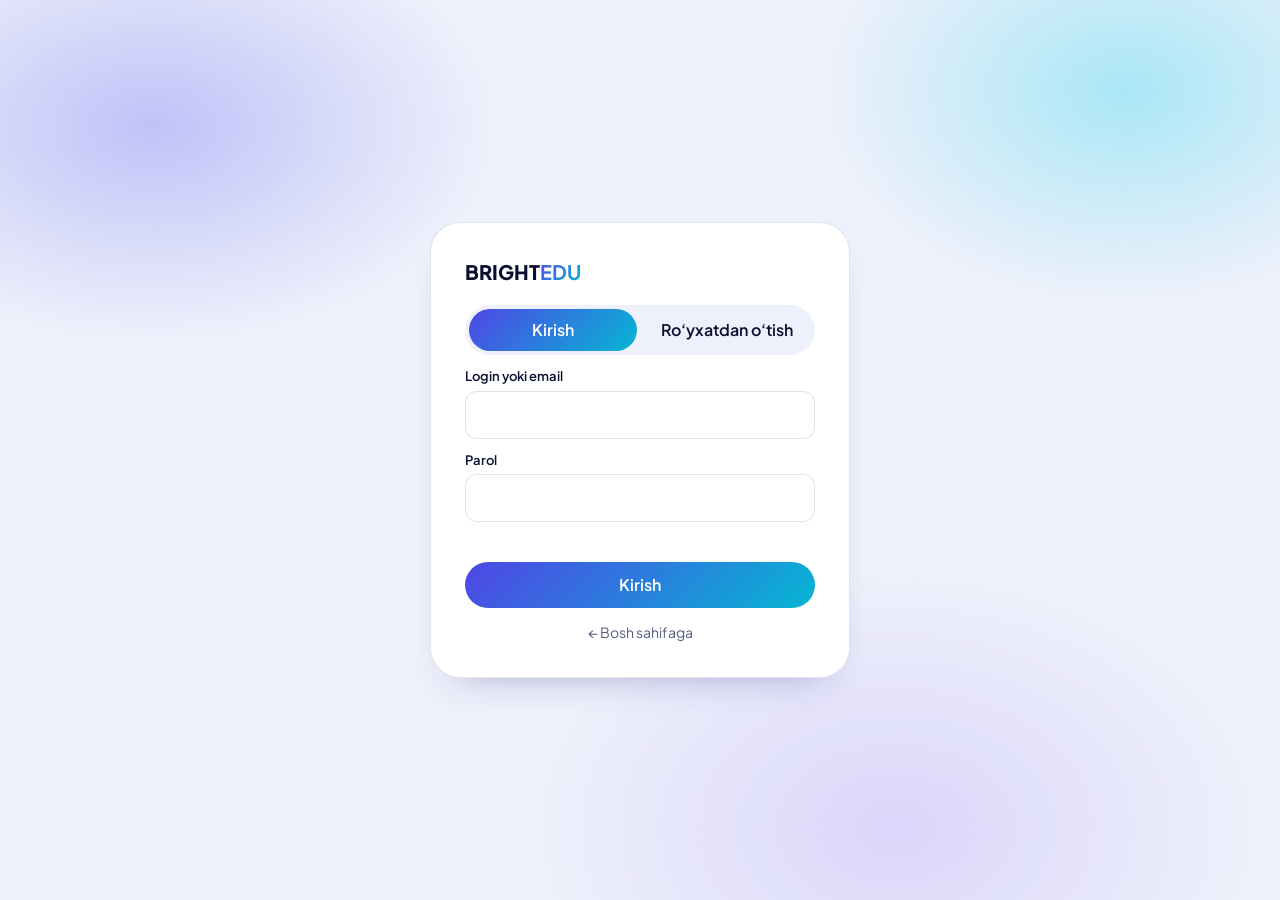
<file: app.html>
<!DOCTYPE html><html lang="uz"><head><meta charset="utf-8"><meta name="viewport" content="width=device-width,initial-scale=1"><title>Kabinet — Bright Education</title><link rel="icon" href="bss.png"><link href="https://fonts.googleapis.com/css2?family=Plus+Jakarta+Sans:wght@400;500;600;700;800&display=swap" rel="stylesheet"><link rel="stylesheet" href="style.css"></head>
<body><div id="app"></div><dialog id="md"></dialog><div id="tt"></div><script src="core.js"></script><script src="subjects.js"></script><script src="app.js"></script></body></html>
</file>
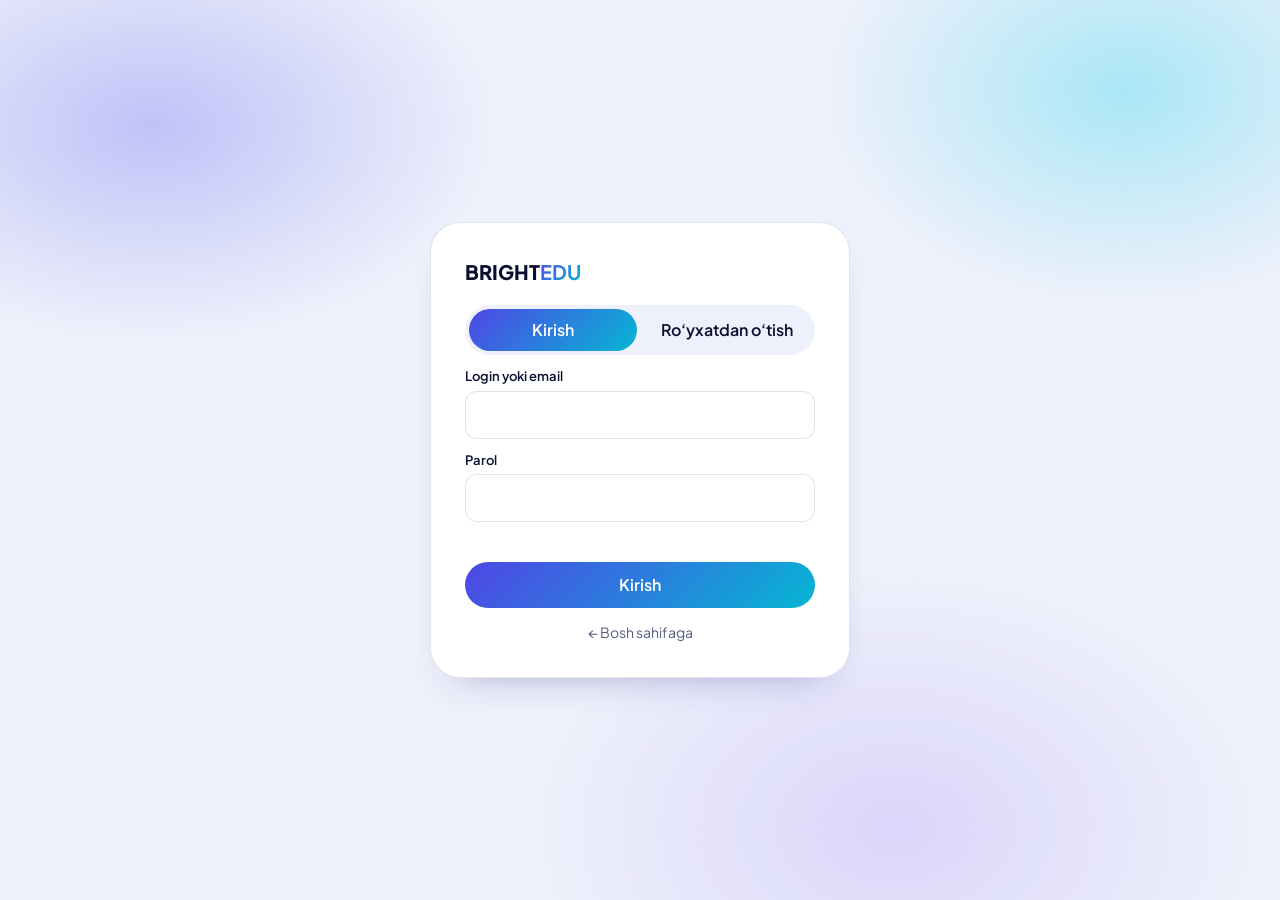
<file: auth.html>
<!DOCTYPE html><html lang="uz"><head><meta charset="utf-8"><meta name="viewport" content="width=device-width,initial-scale=1"><title>Kirish — Bright Education</title><link rel="icon" href="bss.png"><link href="https://fonts.googleapis.com/css2?family=Plus+Jakarta+Sans:wght@400;500;600;700;800&display=swap" rel="stylesheet"><link rel="stylesheet" href="style.css"></head>
<body class="au"><div class="box"><a class="lg" href="index.html">BRIGHT<b>EDU</b></a>
<div class="tabs"><button id="t1" class="a">Kirish</button><button id="t2">Ro‘yxatdan o‘tish</button></div>
<form id="f"><div id="nm" hidden><label>Ism va familiya</label><input id="n" autocomplete="name"></div>
<label>Login yoki email</label><input id="l" autocomplete="username" required>
<label>Parol</label><input id="p" type="password" autocomplete="current-password" required>
<div id="p2w" hidden><label>Parolni qayta kiriting</label><input id="p2" type="password" autocomplete="new-password"></div>
<p class="err" id="e"></p><button class="btn" id="go">Kirish</button></form><a class="back" href="index.html">← Bosh sahifaga</a></div>
<script src="core.js"></script><script>
let reg=false;const $=s=>document.getElementById(s);
if(sessionStorage.getItem(S))location.replace('index.html');
function mode(r){reg=r;$('t1').className=r?'':'a';$('t2').className=r?'a':'';$('nm').hidden=$('p2w').hidden=!r;$('go').textContent=r?'Ro‘yxatdan o‘tish':'Kirish';$('e').textContent=''}
$('t1').onclick=()=>mode(0);$('t2').onclick=()=>mode(1);
$('f').onsubmit=async e=>{e.preventDefault();const l=$('l').value.trim().toLowerCase(),p=$('p').value,er=m=>$('e').textContent=m;load();
 if(!reg){const u=db.users.find(x=>x.login.toLowerCase()===l);
  if(!u||u.hash!==await hs(p))return er('Login yoki parol noto‘g‘ri');
  if(!u.active)return er('Akkaunt bloklangan');
  sessionStorage.setItem(S,JSON.stringify({id:u.id}));return location.href='index.html'}
 const n=$('n').value.trim();
 if(n.length<3)return er('Ism va familiyani kiriting');
 if(p.length<8)return er('Parol kamida 8 ta belgi bo‘lsin');
 if(p!==$('p2').value)return er('Parollar mos emas');
 if(db.users.some(x=>x.login.toLowerCase()===l))return er('Bu login band');
 const u={id:uid(),name:n,login:l,hash:await hs(p),role:'user',active:true}; // faqat oddiy rol
 db.users.push(u);save();sessionStorage.setItem(S,JSON.stringify({id:u.id}));location.href='index.html'};
</script></body></html>
</file>
<file: style.css>
:root{--ink:#0b1030;--i2:#555b80;--bg:#eef1fb;--cd:#fff;--ln:rgba(20,30,90,.12);--v:#4f46e5;--g:linear-gradient(135deg,#4f46e5,#06b6d4)}
@media(prefers-color-scheme:dark){:root{--ink:#eaf0ff;--i2:#9aa3d0;--bg:#070a1f;--cd:#111634;--ln:rgba(255,255,255,.12)}}
*{box-sizing:border-box;margin:0}body{font-family:"Plus Jakarta Sans",system-ui,sans-serif;background:var(--bg);color:var(--ink);line-height:1.5}
.lg{font-weight:800;font-size:20px;color:var(--ink);text-decoration:none}.lg b{background:var(--g);-webkit-background-clip:text;background-clip:text;color:transparent}
button,input,select,textarea{font:inherit;color:inherit}input,select,textarea{width:100%;padding:11px 13px;border-radius:12px;border:1px solid var(--ln);background:var(--cd)}label{display:block;font-weight:600;font-size:13px;margin:12px 0 4px}
.btn{background:var(--g);color:#fff;border:0;border-radius:99px;padding:11px 20px;font-weight:600;cursor:pointer;margin-top:14px}.btn.s{padding:7px 13px;margin:0;font-size:13px}.btn.o{background:var(--cd);color:var(--ink);border:1px solid var(--ln)}
.au{display:grid;place-items:center;min-height:100vh;padding:16px}.box{background:var(--cd);border:1px solid var(--ln);border-radius:26px;padding:30px;width:min(420px,100%);box-shadow:0 30px 60px -30px #4f46e5}
.tabs{display:flex;gap:6px;margin:18px 0 6px;background:var(--bg);padding:4px;border-radius:99px}.tabs button{flex:1;border:0;background:none;padding:9px;border-radius:99px;font-weight:600;cursor:pointer}.tabs .a{background:var(--g);color:#fff}
.box .btn{width:100%}.err{color:#ef4444;font-size:13px;min-height:18px;margin-top:8px}.back{display:block;text-align:center;margin-top:14px;color:var(--i2);font-size:14px;text-decoration:none}
#sb{position:fixed;inset:0 auto 0 0;width:248px;background:var(--cd);border-right:1px solid var(--ln);padding:22px 14px;display:flex;flex-direction:column;gap:6px;z-index:30;transition:transform .35s}
.nv{display:block;text-align:left;width:100%;padding:12px 14px;border-radius:14px;border:0;background:none;font-weight:600;cursor:pointer;color:var(--i2);text-decoration:none;font-size:15px}.nv:hover{background:var(--bg)}.nv.a{background:var(--g);color:#fff}#sb .lg{margin:0 0 14px 8px}
#mn{margin-left:248px}.tb{display:flex;align-items:center;gap:12px;padding:14px 24px;background:var(--cd);border-bottom:1px solid var(--ln);position:sticky;top:0;z-index:20}.tb h1{font-size:20px;flex:1}.us{text-align:right}.us small{display:block;color:var(--v);font-weight:600;font-size:12px}.bg{display:none;border:0;background:none;font-size:24px;cursor:pointer}
main{padding:24px;max-width:1200px}.grid{display:grid;grid-template-columns:repeat(auto-fit,minmax(200px,1fr));gap:14px;margin:16px 0}.card{background:var(--cd);border:1px solid var(--ln);border-radius:18px;padding:18px}.card small{color:var(--i2);font-weight:600}.card b{display:block;font-size:22px;letter-spacing:-.02em}
.row{display:flex;gap:8px;flex-wrap:wrap;align-items:center;margin:12px 0}.ch{border:1px solid var(--ln);background:var(--cd);border-radius:99px;padding:8px 15px;font-weight:600;cursor:pointer;font-size:14px}.ch.a{background:var(--g);color:#fff;border-color:transparent}.row input,.row select{width:auto;min-width:130px}
.tw{overflow-x:auto;background:var(--cd);border:1px solid var(--ln);border-radius:18px}table{width:100%;border-collapse:collapse;font-size:14px}th,td{padding:11px 14px;text-align:left;border-bottom:1px solid var(--ln);white-space:nowrap}th{color:var(--i2);font-size:12px;text-transform:uppercase}
.bd{padding:3px 10px;border-radius:99px;font-size:12px;font-weight:700}.paid,.in{background:#10b98122;color:#0a9d6a}.part{background:#f59e0b22;color:#b45309}.none,.out{background:#ef444422;color:#dc2626}
dialog{border:1px solid var(--ln);border-radius:24px;padding:26px;width:min(440px,94vw);background:var(--cd);color:var(--ink);margin:auto}dialog::backdrop{background:#0b103099}h3{margin:18px 0 8px}
#tt{position:fixed;bottom:20px;left:50%;transform:translateX(-50%);background:var(--ink);color:var(--bg);padding:11px 20px;border-radius:99px;opacity:0;transition:.3s;z-index:99;pointer-events:none}#tt.on{opacity:1}.mt{color:var(--i2);padding:20px}
@media(max-width:860px){#sb{transform:translateX(-100%)}#sb.on{transform:none}#mn{margin-left:0}.bg{display:block}main{padding:14px}}
/* ---- chiroyli qatlam: asosiy sayt uslubiga moslash ---- */
body{position:relative}
body::before{content:"";position:fixed;inset:0;z-index:-1;background:radial-gradient(38% 34% at 12% 14%,#6366f155,transparent 70%),radial-gradient(34% 34% at 88% 10%,#22d3ee55,transparent 70%),radial-gradient(40% 40% at 70% 92%,#a78bfa44,transparent 70%)}
.box,#sb,.tb,.card,.tw,dialog{box-shadow:inset 0 1px 0 rgba(255,255,255,.5),0 20px 40px -28px rgba(30,40,130,.45)}
.box{border-radius:30px;padding:34px;animation:up .7s cubic-bezier(.25,.8,.25,1) both}@keyframes up{from{opacity:0;transform:translateY(20px)}}
input:focus,select:focus{outline:0;border-color:var(--v);box-shadow:0 0 0 4px #4f46e51f}
.btn{transition:transform .35s,box-shadow .35s}.btn:hover{transform:translateY(-2px);box-shadow:0 14px 28px -12px #4f46e5}.btn.o:hover{box-shadow:none}
.nv{transition:background .3s,transform .3s}.nv:hover{transform:translateX(4px)}.nv.a{box-shadow:0 12px 24px -12px #4f46e5}
.tb{border-radius:0 0 22px 22px}.us b{font-size:14px}
.card{border-radius:22px;position:relative;overflow:hidden;transition:transform .4s,border-color .4s}.card:hover{transform:translateY(-4px);border-color:#4f46e566}
.grid .card::before{content:"";position:absolute;left:0;top:0;bottom:0;width:4px;background:var(--g)}
.card b{background:var(--g);-webkit-background-clip:text;background-clip:text;color:transparent;font-size:24px}
.tw{border-radius:22px}tr:hover td{background:color-mix(in srgb,var(--v) 6%,transparent)}th{position:sticky;top:0;background:var(--cd)}
main>*{animation:up .5s cubic-bezier(.25,.8,.25,1) both}
.ch{transition:all .3s}.ch:hover{border-color:var(--v)}
@media(prefers-reduced-motion:reduce){*{animation:none!important;transition:none!important}}
.trial{background:#06b6d422;color:#0891b2}.na{background:#9993;color:var(--i2)}
/* ---- jadval va masshtab (Ctrl +/-) ---- */
#mn,main{min-width:0}main{max-width:none}
.tw{max-width:100%}th,td{white-space:normal;vertical-align:middle}
.tw td:last-child,.tw th:last-child{position:sticky;right:0;background:var(--cd);box-shadow:-10px 0 14px -12px rgba(30,40,130,.35)}
.ac{display:flex;gap:6px;flex-wrap:wrap;justify-content:flex-end;min-width:120px}.ac .btn.s{padding:6px 11px}
.grid{grid-template-columns:repeat(auto-fit,minmax(min(100%,170px),1fr))}
dialog{max-height:92vh;overflow:auto}
@media(max-width:1200px){th,td{padding:9px 10px;font-size:13px}main{padding:16px}.tb{padding:12px 16px}}
</file>
